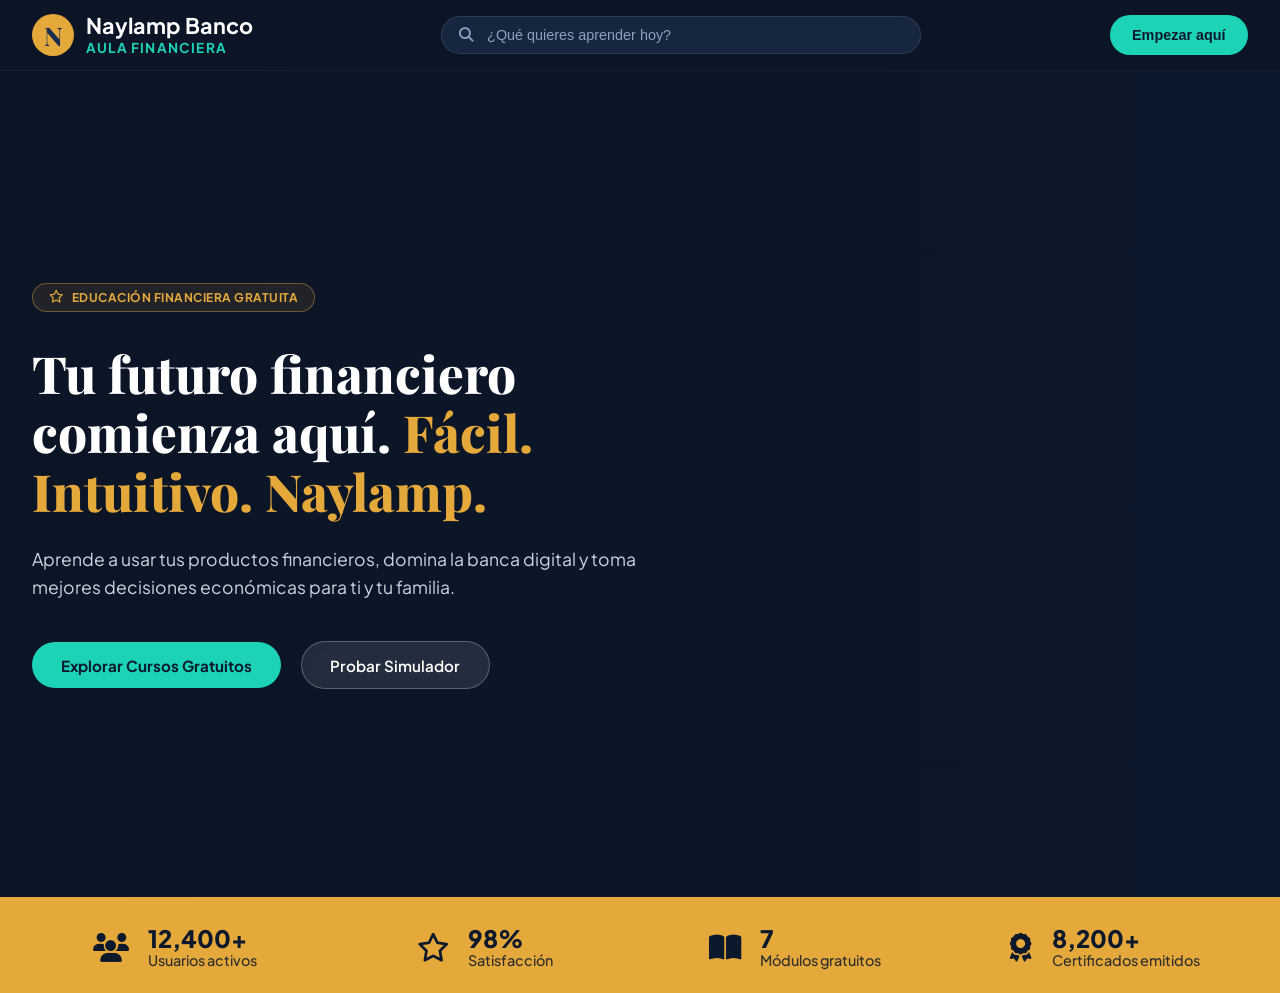
<file: index.html>
<!DOCTYPE html>
<html lang="es">
<head>
    <meta charset="UTF-8">
    <meta name="viewport" content="width=device-width, initial-scale=1.0">
    <title>Naylamp Banco - Aula Financiera</title>
    <!-- Fuentes de Google -->
    <link rel="preconnect" href="https://fonts.googleapis.com">
    <link rel="preconnect" href="https://fonts.gstatic.com" crossorigin>
    <link href="https://fonts.googleapis.com/css2?family=Plus+Jakarta+Sans:wght@400;500;600;700&family=Playfair+Display:wght@700;800&display=swap" rel="stylesheet">
    <!-- FontAwesome (Iconos) -->
    <link rel="stylesheet" href="https://cdnjs.cloudflare.com/ajax/libs/font-awesome/6.4.0/css/all.min.css">
    <link rel="stylesheet" href="styleIndex.css">
</head>
<body>

    <!-- Header / Navbar -->
    <header class="navbar">
        <div class="nav-container">
            <!-- Logo y Marca -->
            <div class="logo-section">
                <div class="logo-icon">
                          <span class="logo-n">N</span>
                </div> 
                <div class="logo-text">
                    <span class="brand-name">Naylamp Banco</span>
                    <span class="brand-tagline">AULA FINANCIERA</span>
                </div>
            </div>

            <!-- Barra de Búsqueda -->
            <div class="search-box">
                <i class="fa-solid fa-magnifying-glass search-icon"></i>
                <input type="text" placeholder="¿Qué quieres aprender hoy?">
            </div>

            <!-- Acciones de Usuario -->
            <div class="nav-actions">
                
                <button class="btn-primary" id="btnEmpezar">Empezar aquí</button>
            </div>
        </div>
    </header>

    <!-- Hero Section Principal -->
    <main class="hero">
        <div class="hero-overlay"></div>
        <div class="hero-container">
            <div class="hero-content">
                <!-- Etiqueta Insignia -->
                <div class="badge">
                    <i class="fa-regular fa-star badge-icon"></i>
                    <span>EDUCACIÓN FINANCIERA GRATUITA</span>
                </div>

                <!-- Título Principal -->
                <h1 class="hero-title">
                    Tu futuro financiero comienza aquí. <span class="highlight">Fácil. Intuitivo. Naylamp.</span>
                </h1>

                <!-- Subtítulo -->
                <p class="hero-subtitle">
                    Aprende a usar tus productos financieros, domina la banca digital y toma mejores decisiones económicas para ti y tu familia.
                </p>

                <!-- Botones de Acción -->
                <div class="hero-buttons">
                    <a href="modulo.html" class="btn-teal">Explorar Cursos Gratuitos</a>
                    <a href="simulador.html" class="btn-outline">Probar Simulador</a>
                </div>
            </div>
        </div>
        
        <!-- Barra de Acento Inferior -->
        <div class="bottom-accent-bar"></div>
    </main>
    <!-- Sección de Estadísticas -->
    <section class="stats-bar">
        <div class="stats-container">
            <div class="stat-item">
                <i class="fa-solid fa-users stat-icon"></i>
                <div class="stat-text">
                    <span class="stat-number">12,400+</span>
                    <span class="stat-label">Usuarios activos</span>
                </div>
            </div>
            <div class="stat-item">
                <i class="fa-regular fa-star stat-icon"></i>
                <div class="stat-text">
                    <span class="stat-number">98%</span>
                    <span class="stat-label">Satisfacción</span>
                </div>
            </div>
            <div class="stat-item">
                <i class="fa-solid fa-book-open stat-icon"></i>
                <div class="stat-text">
                    <span class="stat-number">7</span>
                    <span class="stat-label">Módulos gratuitos </span>
                </div>
            </div>
            <div class="stat-item">
                <i class="fa-solid fa-award stat-icon"></i>
                <div class="stat-text">
                    <span class="stat-number">8,200+</span>
                    <span class="stat-label">Certificados emitidos</span>
                </div>
            </div>
        </div>
    </section>
    <!-- Modal de Ingreso de Usuario -->
    <div id="loginModal" class="modal-overlay">
        <div class="modal-content">
            <span class="close-btn" id="closeModal">&times;</span>
            <div class="modal-header">
                <div class="modal-icon"><i class="fa-regular fa-user"></i></div>
                <h2>Tu Aula Financiera</h2>
                <p>Ingresa tu nombre para registrar tu progreso.</p>
            </div>
            <div class="modal-body">
                <div class="input-group">
                    <label for="userNameInput">Usuario</label>
                    <input type="text" id="userNameInput" placeholder="Tú usuario" autocomplete="off">
                </div>
                <div class="input-group">
                    <label for="userPasswordInput">Contraseña Web</label>
                    <input type="password" id="userPasswordInput" placeholder="••••••••">
                </div>
                <button id="saveUserBtn" class="btn-teal" style="width: 100%; margin-top: 1rem; padding: 0.85rem;">Ingresar a mi panel</button>
            </div>
        </div>
    </div>

    <!-- Script del index -->
    <script src="index.js"></script>
</body>

</body>
</html>
</file>
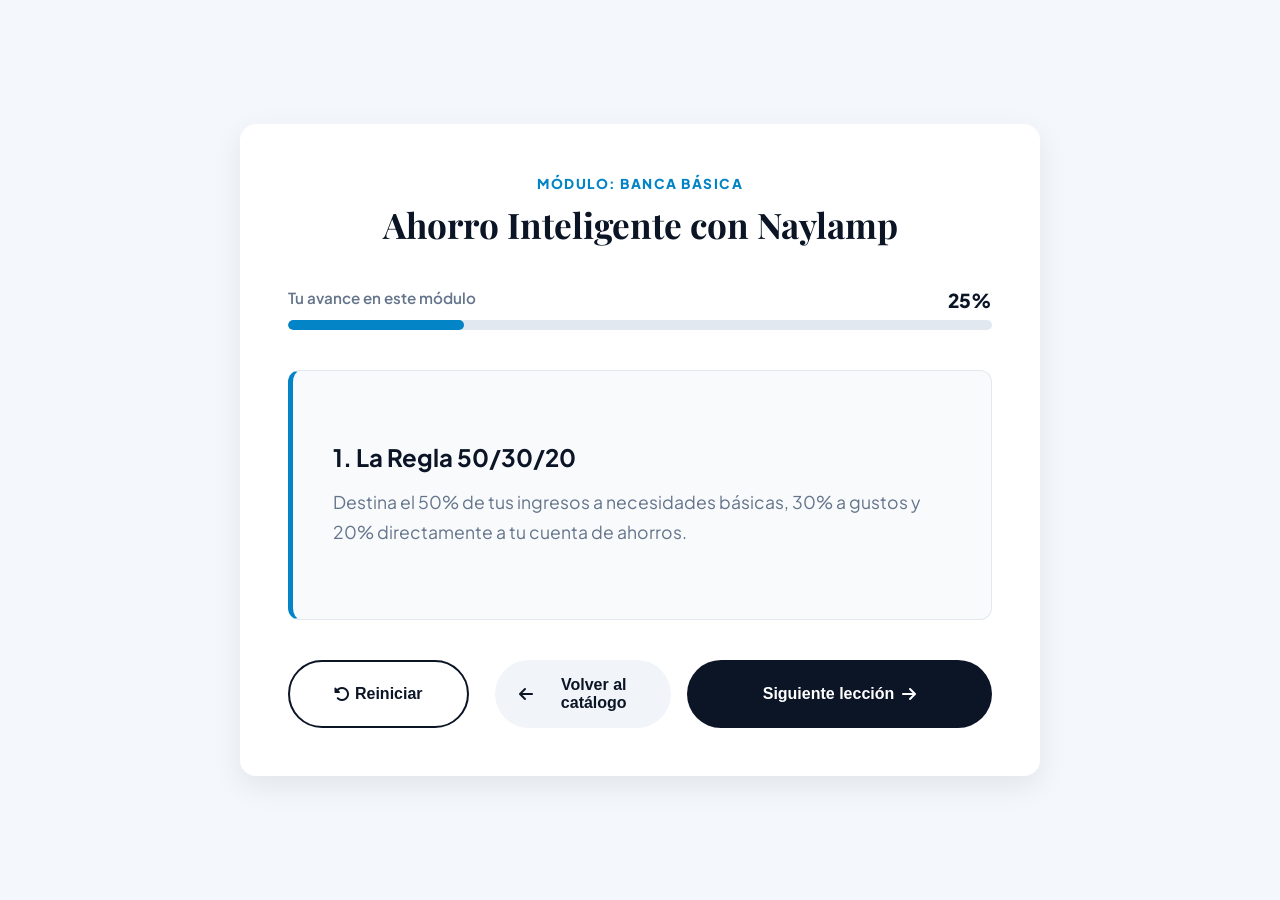
<file: curso-ahorro.html>
<!DOCTYPE html>
<html lang="es">
<head>
    <meta charset="UTF-8">
    <meta name="viewport" content="width=device-width, initial-scale=1.0">
    <title>Ahorro Inteligente con Naylamp - Banco Naylamp</title>
    <link rel="preconnect" href="https://fonts.googleapis.com">
    <link rel="preconnect" href="https://fonts.gstatic.com" crossorigin>
    <link href="https://fonts.googleapis.com/css2?family=Plus+Jakarta+Sans:wght@400;600;800&family=Playfair+Display:wght@700&display=swap" rel="stylesheet">
    <link rel="stylesheet" href="https://cdnjs.cloudflare.com/ajax/libs/font-awesome/6.4.0/css/all.min.css">
    <link rel="stylesheet" href="curso-ahorro.css">
</head>
<body>

    <div class="curso-wrapper">
        <div class="curso-container">
            
            <div class="curso-top">
                <span class="module-tag">MÓDULO: Banca Básica</span>
                <h1 id="cursoTitle">Ahorro Inteligente con Naylamp</h1>
            </div>

            <div class="progress-labels">
                <span>Tu avance en este módulo</span>
                <strong id="cursoPct">0%</strong>
            </div>
            <div class="progress-track">
                <div class="progress-fill" id="cursoBar" style="width: 0%;"></div>
            </div>

            <div class="slide-content" id="slideBox">
                <h2 id="slideTitle">Cargando contenido...</h2>
                <p id="slideText">Por favor, espera un momento mientras preparamos tu aula interactiva.</p>
            </div>

            <div class="leccion-actions">
                <button id="btnVolver" class="btn btn-light"><i class="fa-solid fa-arrow-left"></i> Volver al catálogo</button>
                <button id="btnAvanzar" class="btn btn-brand">Siguiente lección <i class="fa-solid fa-arrow-right"></i></button>
            </div>

        </div>
    </div>

    <script src="curso-ahorro.js"></script>
</body>
</html>
</file>
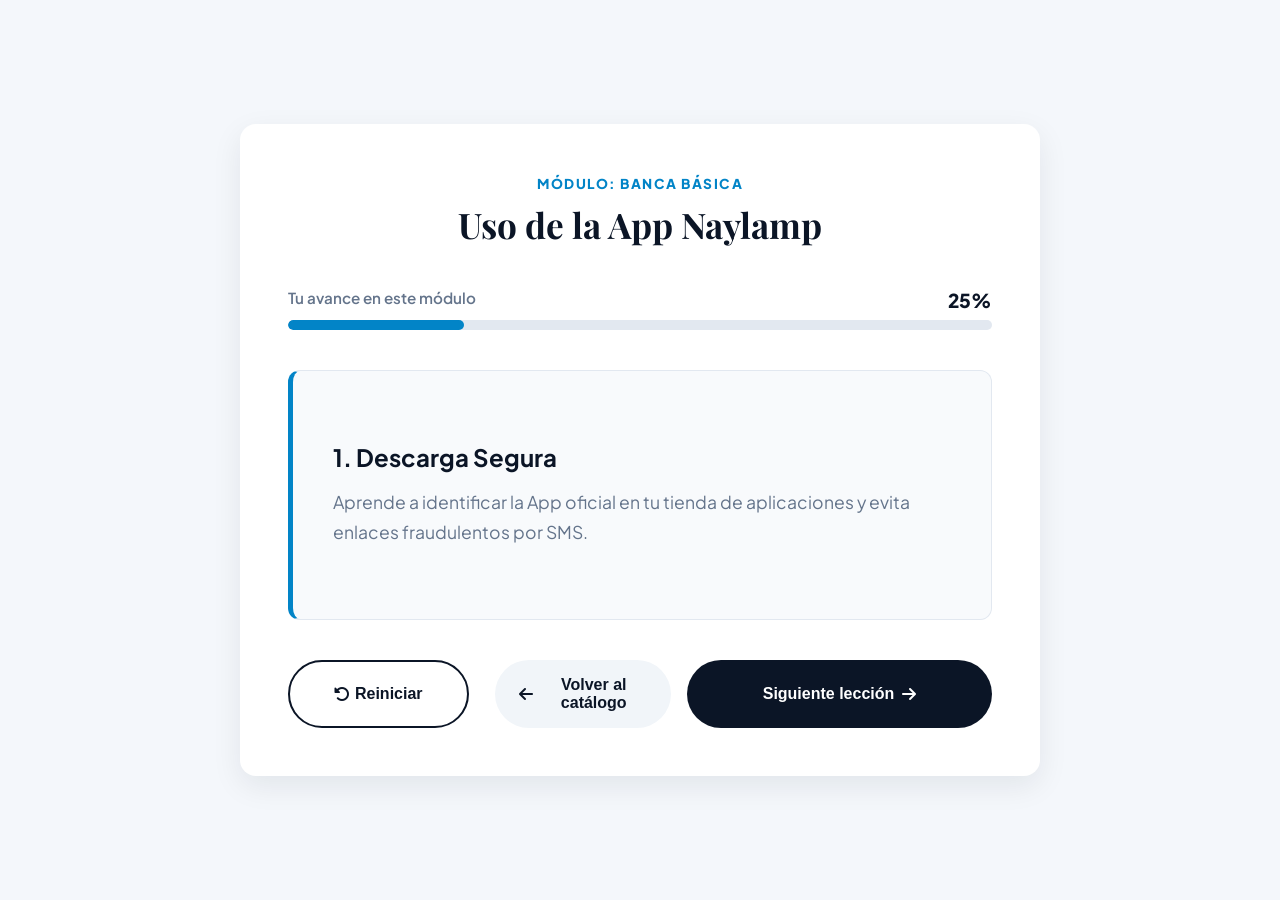
<file: curso-app.html>
<!DOCTYPE html>
<html lang="es">
<head>
    <meta charset="UTF-8">
    <meta name="viewport" content="width=device-width, initial-scale=1.0">
    <title>Uso de la App Naylamp - Banco Naylamp</title>
    <link rel="preconnect" href="https://fonts.googleapis.com">
    <link rel="preconnect" href="https://fonts.gstatic.com" crossorigin>
    <link href="https://fonts.googleapis.com/css2?family=Plus+Jakarta+Sans:wght@400;600;800&family=Playfair+Display:wght@700&display=swap" rel="stylesheet">
    <link rel="stylesheet" href="https://cdnjs.cloudflare.com/ajax/libs/font-awesome/6.4.0/css/all.min.css">
    <link rel="stylesheet" href="curso-app.css">
</head>
<body>

    <div class="curso-wrapper">
        <div class="curso-container">
            
            <div class="curso-top">
                <span class="module-tag">MÓDULO: Banca Básica</span>
                <h1 id="cursoTitle">Uso de la App Naylamp</h1>
            </div>

            <div class="progress-labels">
                <span>Tu avance en este módulo</span>
                <strong id="cursoPct">0%</strong>
            </div>
            <div class="progress-track">
                <div class="progress-fill" id="cursoBar" style="width: 0%;"></div>
            </div>

            <div class="slide-content" id="slideBox">
                <h2 id="slideTitle">Cargando contenido...</h2>
                <p id="slideText">Por favor, espera un momento mientras preparamos tu aula interactiva.</p>
            </div>

            <div class="leccion-actions">
                <button id="btnVolver" class="btn btn-light"><i class="fa-solid fa-arrow-left"></i> Volver al catálogo</button>
                <button id="btnAvanzar" class="btn btn-brand">Siguiente lección <i class="fa-solid fa-arrow-right"></i></button>
            </div>

        </div>
    </div>

    <script src="curso-app.js"></script>
</body>
</html>
</file>
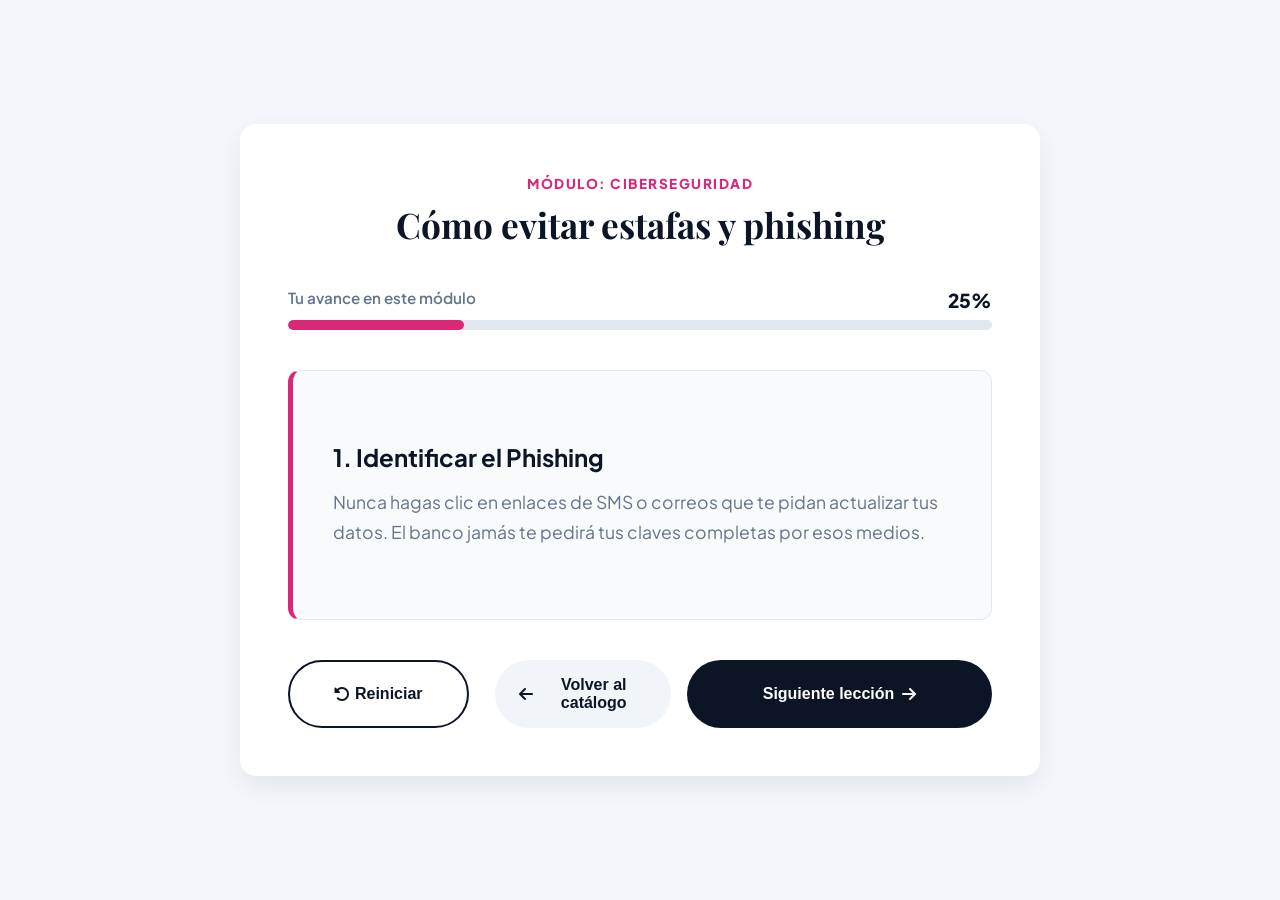
<file: curso-ciberseguridad.html>
<!DOCTYPE html>
<html lang="es">
<head>
    <meta charset="UTF-8">
    <meta name="viewport" content="width=device-width, initial-scale=1.0">
    <title>Cómo evitar estafas y phishing - Banco Naylamp</title>
    <!-- Google Fonts -->
    <link rel="preconnect" href="https://fonts.googleapis.com">
    <link rel="preconnect" href="https://fonts.gstatic.com" crossorigin>
    <link href="https://fonts.googleapis.com/css2?family=Plus+Jakarta+Sans:wght@400;600;800&family=Playfair+Display:wght@700&display=swap" rel="stylesheet">
    <!-- Iconos -->
    <link rel="stylesheet" href="https://cdnjs.cloudflare.com/ajax/libs/font-awesome/6.4.0/css/all.min.css">
    <!-- Estilos Únicos del Módulo -->
    <link rel="stylesheet" href="curso-ciberseguridad.css">
</head>
<body>

    <div class="curso-wrapper">
        <div class="curso-container">
            
            <!-- Cabecera -->
            <div class="curso-top">
                <span class="module-tag">MÓDULO: Ciberseguridad</span>
                <h1 id="cursoTitle">Cómo evitar estafas y phishing</h1>
            </div>

            <!-- Barra de Progreso del Módulo -->
            <div class="progress-labels">
                <span>Tu avance en este módulo</span>
                <strong id="cursoPct">0%</strong>
            </div>
            <div class="progress-track">
                <div class="progress-fill" id="cursoBar" style="width: 0%;"></div>
            </div>

            <!-- Caja Interactiva de Lectura -->
            <div class="slide-content" id="slideBox">
                <h2 id="slideTitle">Cargando contenido...</h2>
                <p id="slideText">Por favor, espera un momento mientras preparamos tu aula interactiva.</p>
            </div>

            <!-- Botones de Acción -->
            <div class="leccion-actions">
                <button id="btnVolver" class="btn btn-light"><i class="fa-solid fa-arrow-left"></i> Volver al catálogo</button>
                <button id="btnAvanzar" class="btn btn-brand">Siguiente lección <i class="fa-solid fa-arrow-right"></i></button>
            </div>

        </div>
    </div>

    <!-- Scripts -->
    <script src="curso-ciberseguridad.js"></script>
</body>
</html>
</file>
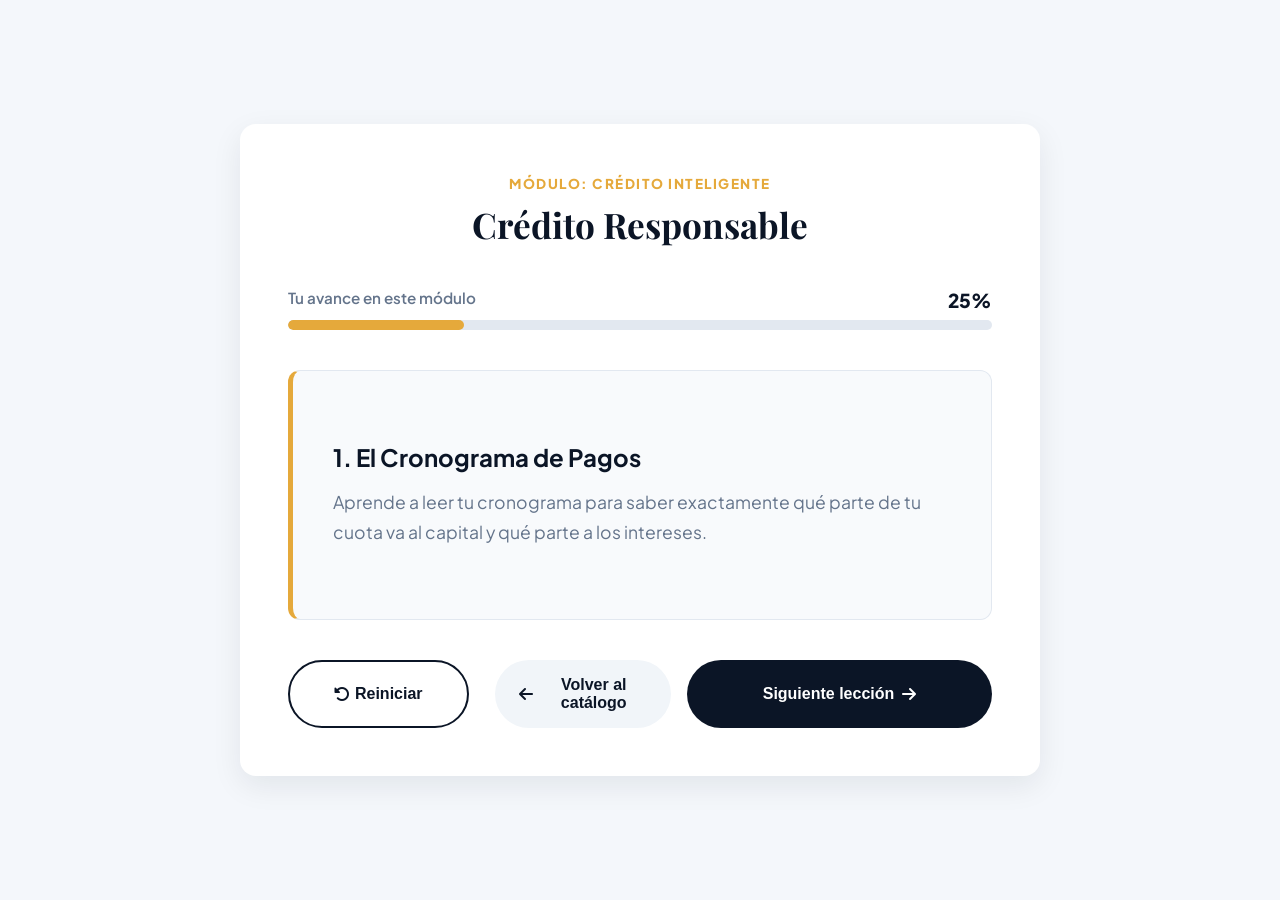
<file: curso-credito.html>
<!DOCTYPE html>
<html lang="es">
<head>
    <meta charset="UTF-8">
    <meta name="viewport" content="width=device-width, initial-scale=1.0">
    <title>Crédito Responsable - Banco Naylamp</title>
    <link rel="preconnect" href="https://fonts.googleapis.com">
    <link rel="preconnect" href="https://fonts.gstatic.com" crossorigin>
    <link href="https://fonts.googleapis.com/css2?family=Plus+Jakarta+Sans:wght@400;600;800&family=Playfair+Display:wght@700&display=swap" rel="stylesheet">
    <link rel="stylesheet" href="https://cdnjs.cloudflare.com/ajax/libs/font-awesome/6.4.0/css/all.min.css">
    <link rel="stylesheet" href="curso-credito.css">
</head>
<body>

    <div class="curso-wrapper">
        <div class="curso-container">
            
            <div class="curso-top">
                <span class="module-tag">MÓDULO: Crédito Inteligente</span>
                <h1 id="cursoTitle">Crédito Responsable</h1>
            </div>

            <div class="progress-labels">
                <span>Tu avance en este módulo</span>
                <strong id="cursoPct">0%</strong>
            </div>
            <div class="progress-track">
                <div class="progress-fill" id="cursoBar" style="width: 0%;"></div>
            </div>

            <div class="slide-content" id="slideBox">
                <h2 id="slideTitle">Cargando contenido...</h2>
                <p id="slideText">Por favor, espera un momento mientras preparamos tu aula interactiva.</p>
            </div>

            <div class="leccion-actions">
                <button id="btnVolver" class="btn btn-light"><i class="fa-solid fa-arrow-left"></i> Volver al catálogo</button>
                <button id="btnAvanzar" class="btn btn-brand">Siguiente lección <i class="fa-solid fa-arrow-right"></i></button>
            </div>

        </div>
    </div>

    <script src="curso-credito.js"></script>
</body>
</html>
</file>
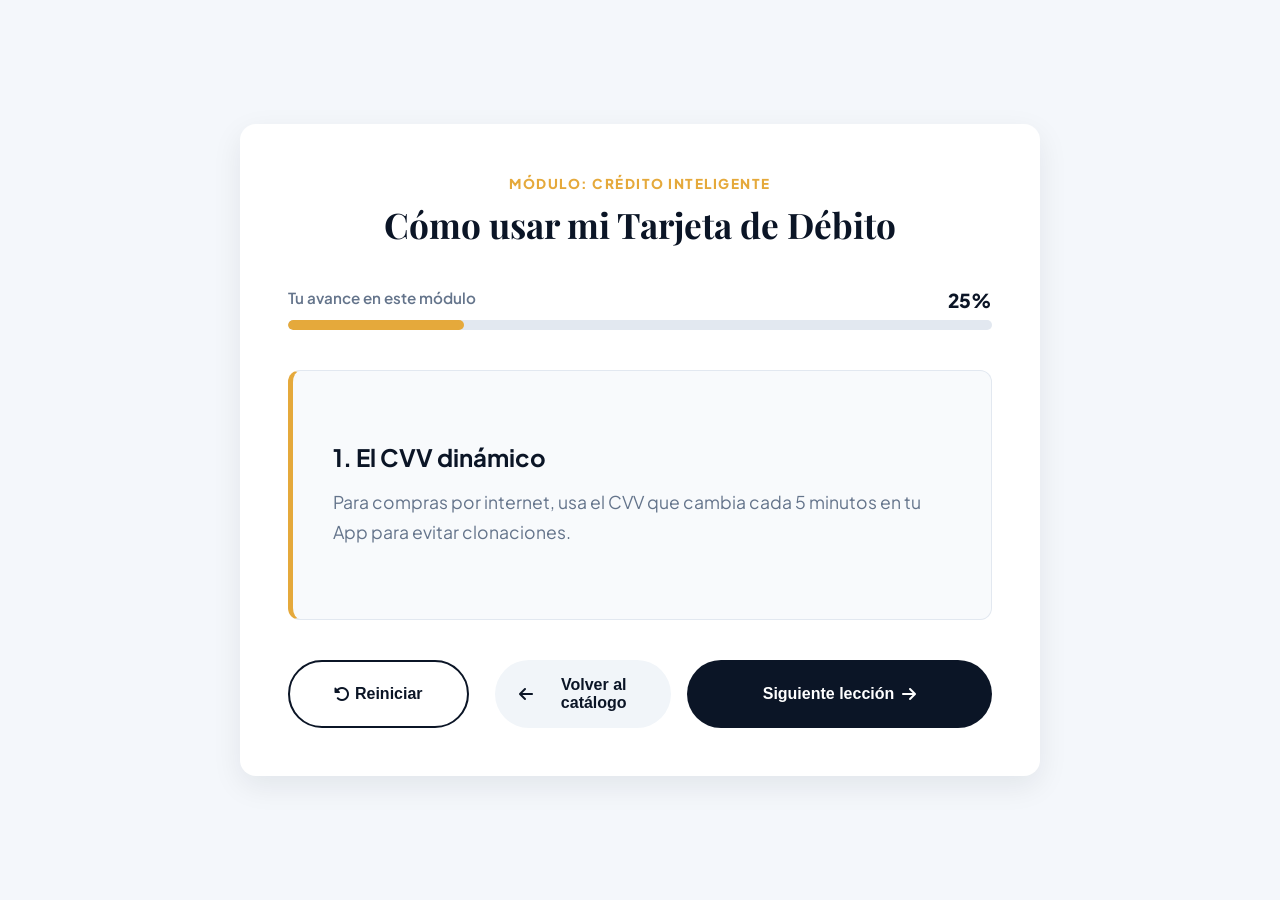
<file: curso-debito.html>
<!DOCTYPE html>
<html lang="es">
<head>
    <meta charset="UTF-8">
    <meta name="viewport" content="width=device-width, initial-scale=1.0">
    <title>Cómo usar mi Tarjeta de Débito - Banco Naylamp</title>
    <link rel="preconnect" href="https://fonts.googleapis.com">
    <link rel="preconnect" href="https://fonts.gstatic.com" crossorigin>
    <link href="https://fonts.googleapis.com/css2?family=Plus+Jakarta+Sans:wght@400;600;800&family=Playfair+Display:wght@700&display=swap" rel="stylesheet">
    <link rel="stylesheet" href="https://cdnjs.cloudflare.com/ajax/libs/font-awesome/6.4.0/css/all.min.css">
    <link rel="stylesheet" href="curso-debito.css">
</head>
<body>

    <div class="curso-wrapper">
        <div class="curso-container">
            
            <div class="curso-top">
                <span class="module-tag">MÓDULO: Crédito Inteligente</span>
                <h1 id="cursoTitle">Cómo usar mi Tarjeta de Débito</h1>
            </div>

            <div class="progress-labels">
                <span>Tu avance en este módulo</span>
                <strong id="cursoPct">0%</strong>
            </div>
            <div class="progress-track">
                <div class="progress-fill" id="cursoBar" style="width: 0%;"></div>
            </div>

            <div class="slide-content" id="slideBox">
                <h2 id="slideTitle">Cargando contenido...</h2>
                <p id="slideText">Por favor, espera un momento mientras preparamos tu aula interactiva.</p>
            </div>

            <div class="leccion-actions">
                <button id="btnVolver" class="btn btn-light"><i class="fa-solid fa-arrow-left"></i> Volver al catálogo</button>
                <button id="btnAvanzar" class="btn btn-brand">Siguiente lección <i class="fa-solid fa-arrow-right"></i></button>
            </div>

        </div>
    </div>

    <script src="curso-debito.js"></script>
</body>
</html>
</file>
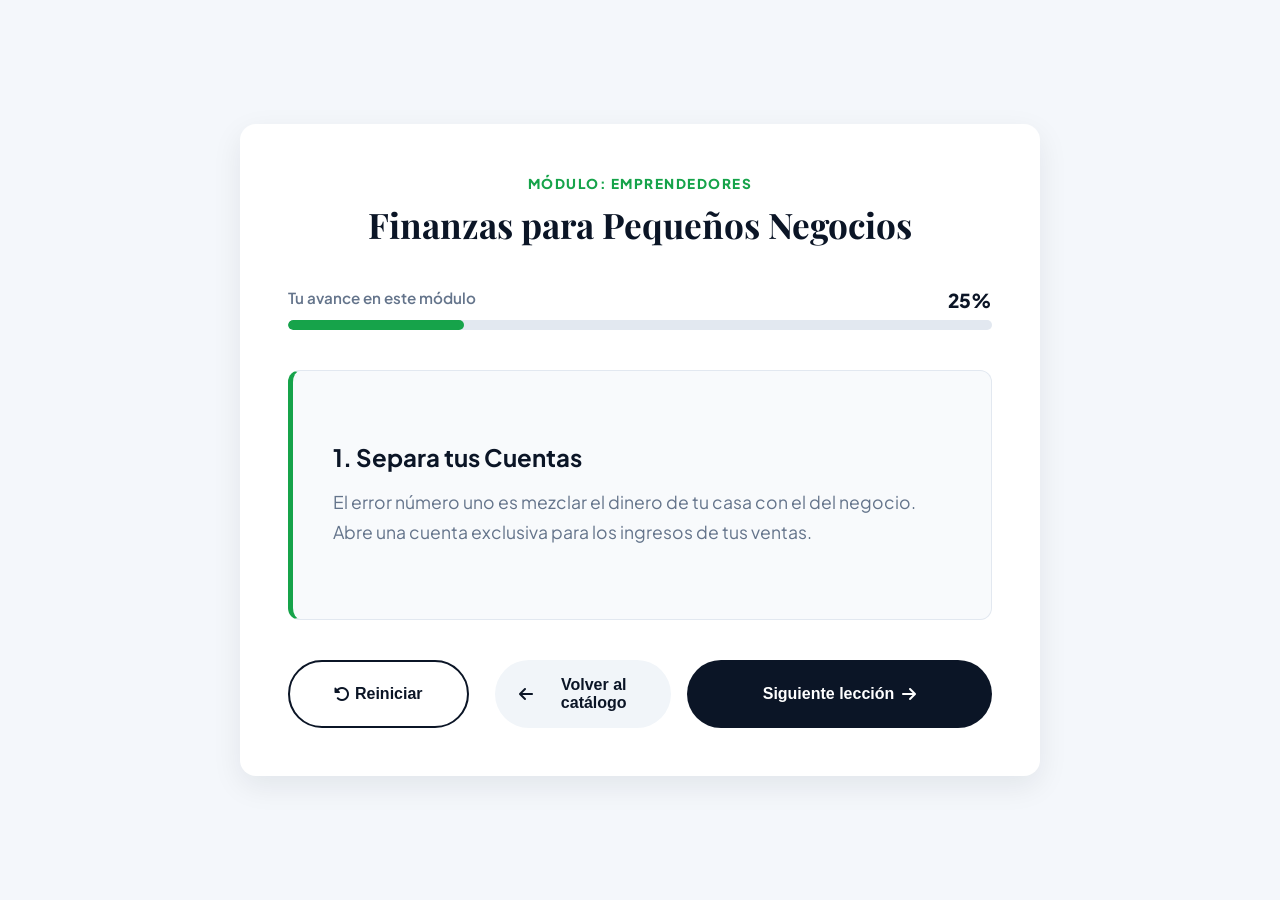
<file: curso-emprendedores.html>
<!DOCTYPE html>
<html lang="es">
<head>
    <meta charset="UTF-8">
    <meta name="viewport" content="width=device-width, initial-scale=1.0">
    <title>Finanzas para Pequeños Negocios - Banco Naylamp</title>
    <!-- Google Fonts -->
    <link rel="preconnect" href="https://fonts.googleapis.com">
    <link rel="preconnect" href="https://fonts.gstatic.com" crossorigin>
    <link href="https://fonts.googleapis.com/css2?family=Plus+Jakarta+Sans:wght@400;600;800&family=Playfair+Display:wght@700&display=swap" rel="stylesheet">
    <!-- Iconos -->
    <link rel="stylesheet" href="https://cdnjs.cloudflare.com/ajax/libs/font-awesome/6.4.0/css/all.min.css">
    <!-- Estilos Únicos del Módulo -->
    <link rel="stylesheet" href="curso-emprendedores.css">
</head>
<body>

    <div class="curso-wrapper">
        <div class="curso-container">
            
            <!-- Cabecera -->
            <div class="curso-top">
                <span class="module-tag">MÓDULO: Emprendedores</span>
                <h1 id="cursoTitle">Finanzas para Pequeños Negocios</h1>
            </div>

            <!-- Barra de Progreso del Módulo -->
            <div class="progress-labels">
                <span>Tu avance en este módulo</span>
                <strong id="cursoPct">0%</strong>
            </div>
            <div class="progress-track">
                <div class="progress-fill" id="cursoBar" style="width: 0%;"></div>
            </div>

            <!-- Caja Interactiva de Lectura -->
            <div class="slide-content" id="slideBox">
                <h2 id="slideTitle">Cargando contenido...</h2>
                <p id="slideText">Por favor, espera un momento mientras preparamos tu aula interactiva.</p>
            </div>

            <!-- Botones de Acción -->
            <div class="leccion-actions">
                <button id="btnVolver" class="btn btn-light"><i class="fa-solid fa-arrow-left"></i> Volver al catálogo</button>
                <button id="btnAvanzar" class="btn btn-brand">Siguiente lección <i class="fa-solid fa-arrow-right"></i></button>
            </div>

        </div>
    </div>

    <!-- Scripts -->
    <script src="curso-emprendedores.js"></script>
</body>
</html>
</file>
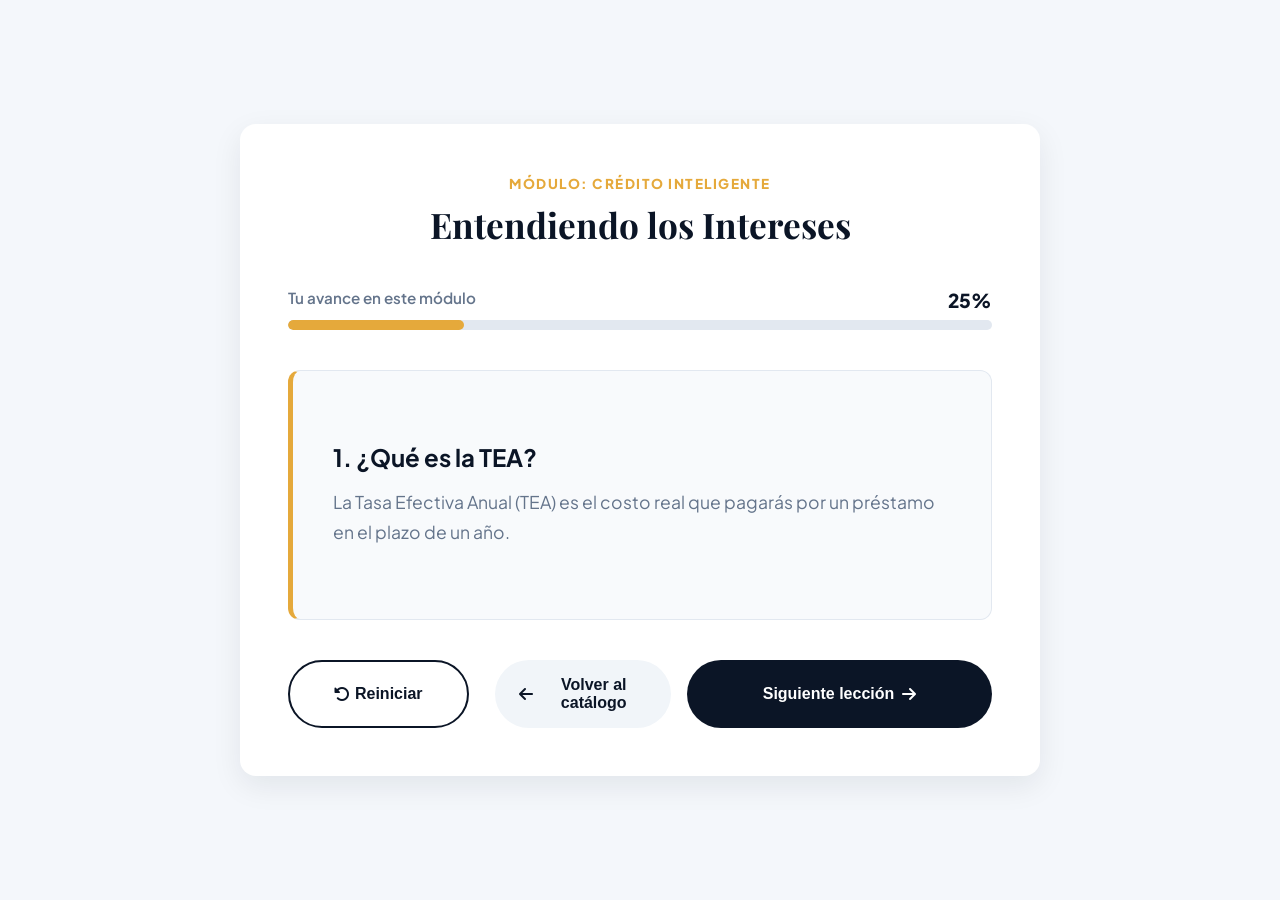
<file: curso-intereses.html>
<!DOCTYPE html>
<html lang="es">
<head>
    <meta charset="UTF-8">
    <meta name="viewport" content="width=device-width, initial-scale=1.0">
    <title>Entendiendo los Intereses - Banco Naylamp</title>
    <link rel="preconnect" href="https://fonts.googleapis.com">
    <link rel="preconnect" href="https://fonts.gstatic.com" crossorigin>
    <link href="https://fonts.googleapis.com/css2?family=Plus+Jakarta+Sans:wght@400;600;800&family=Playfair+Display:wght@700&display=swap" rel="stylesheet">
    <link rel="stylesheet" href="https://cdnjs.cloudflare.com/ajax/libs/font-awesome/6.4.0/css/all.min.css">
    <link rel="stylesheet" href="curso-intereses.css">
</head>
<body>

    <div class="curso-wrapper">
        <div class="curso-container">
            
            <div class="curso-top">
                <span class="module-tag">MÓDULO: Crédito Inteligente</span>
                <h1 id="cursoTitle">Entendiendo los Intereses</h1>
            </div>

            <div class="progress-labels">
                <span>Tu avance en este módulo</span>
                <strong id="cursoPct">0%</strong>
            </div>
            <div class="progress-track">
                <div class="progress-fill" id="cursoBar" style="width: 0%;"></div>
            </div>

            <div class="slide-content" id="slideBox">
                <h2 id="slideTitle">Cargando contenido...</h2>
                <p id="slideText">Por favor, espera un momento mientras preparamos tu aula interactiva.</p>
            </div>

            <div class="leccion-actions">
                <button id="btnVolver" class="btn btn-light"><i class="fa-solid fa-arrow-left"></i> Volver al catálogo</button>
                <button id="btnAvanzar" class="btn btn-brand">Siguiente lección <i class="fa-solid fa-arrow-right"></i></button>
            </div>

        </div>
    </div>

    <script src="curso-intereses.js"></script>
</body>
</html>
</file>
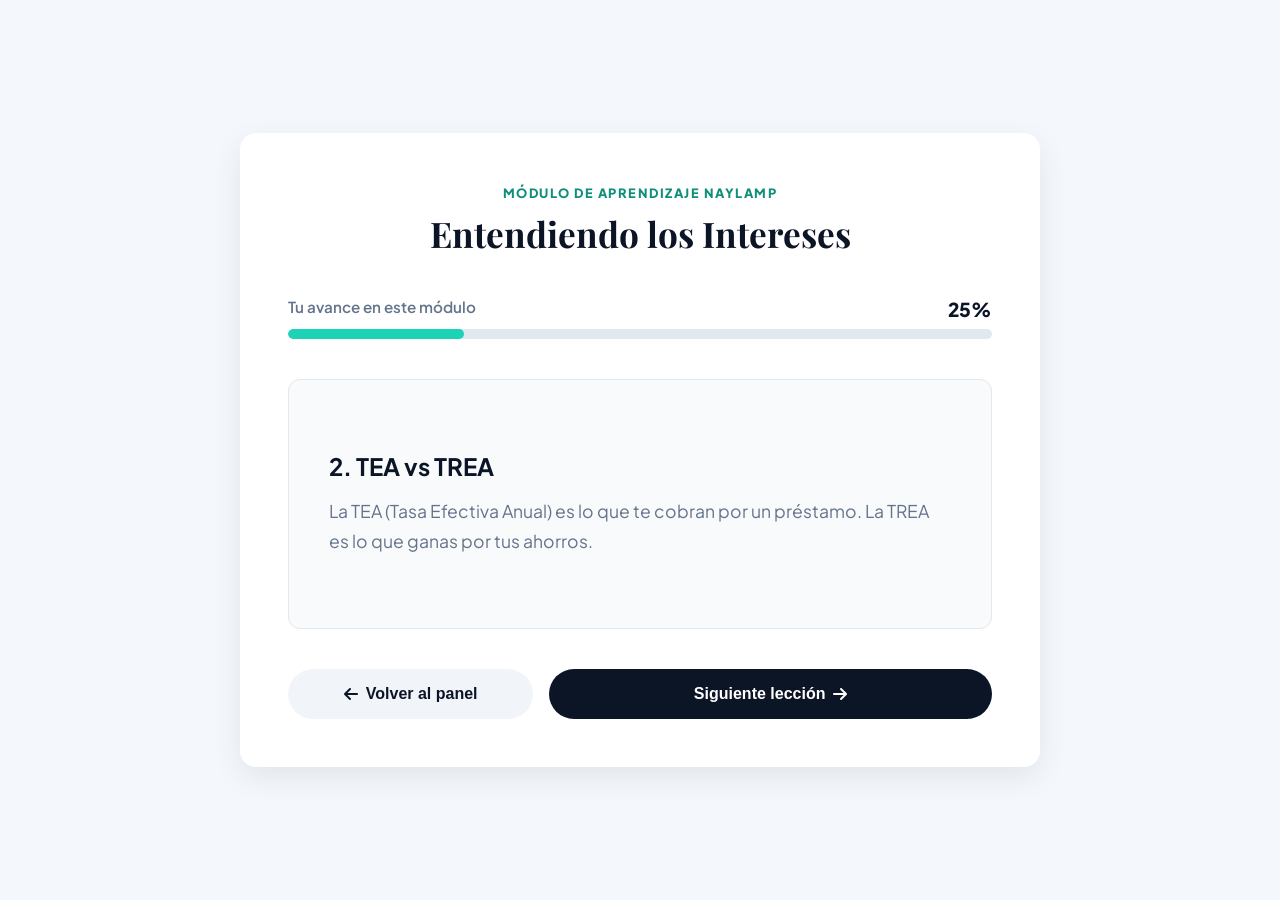
<file: curso.html>
<!DOCTYPE html>
<html lang="es">
<head>
    <meta charset="UTF-8">
    <meta name="viewport" content="width=device-width, initial-scale=1.0">
    <title>Aula Interactiva - Banco Naylamp</title>
    <!-- Google Fonts -->
    <link rel="preconnect" href="https://fonts.googleapis.com">
    <link rel="preconnect" href="https://fonts.gstatic.com" crossorigin>
    <link href="https://fonts.googleapis.com/css2?family=Plus+Jakarta+Sans:wght@400;600;800&family=Playfair+Display:wght@700&display=swap" rel="stylesheet">
    <!-- Iconos -->
    <link rel="stylesheet" href="https://cdnjs.cloudflare.com/ajax/libs/font-awesome/6.4.0/css/all.min.css">
    <!-- Estilos -->
    <link rel="stylesheet" href="curso.css">
</head>
<body>

    <div class="curso-wrapper">
        <div class="curso-container">
            
            <!-- Cabecera -->
            <div class="curso-top">
                <span class="module-tag">MÓDULO DE APRENDIZAJE NAYLAMP</span>
                <h1 id="cursoTitle">Cargando lección...</h1>
            </div>

            <!-- Barra de Progreso del Módulo -->
            <div class="progress-labels">
                <span>Tu avance en este módulo</span>
                <strong id="cursoPct">0%</strong>
            </div>
            <div class="progress-track">
                <div class="progress-fill" id="cursoBar" style="width: 0%;"></div>
            </div>

            <!-- Caja Interactiva de Lectura -->
            <div class="slide-content" id="slideBox">
                <h2 id="slideTitle">Cargando contenido...</h2>
                <p id="slideText">Por favor, espera un momento mientras preparamos tu aula interactiva.</p>
            </div>

            <!-- Botones de Acción -->
            <div class="leccion-actions">
                <button id="btnVolver" class="btn btn-light"><i class="fa-solid fa-arrow-left"></i> Volver al panel</button>
                <button id="btnAvanzar" class="btn btn-navy">Siguiente lección <i class="fa-solid fa-arrow-right"></i></button>
            </div>

        </div>
    </div>

    <!-- Scripts -->
    <script src="curso.js"></script>
</body>
</html>
</file>
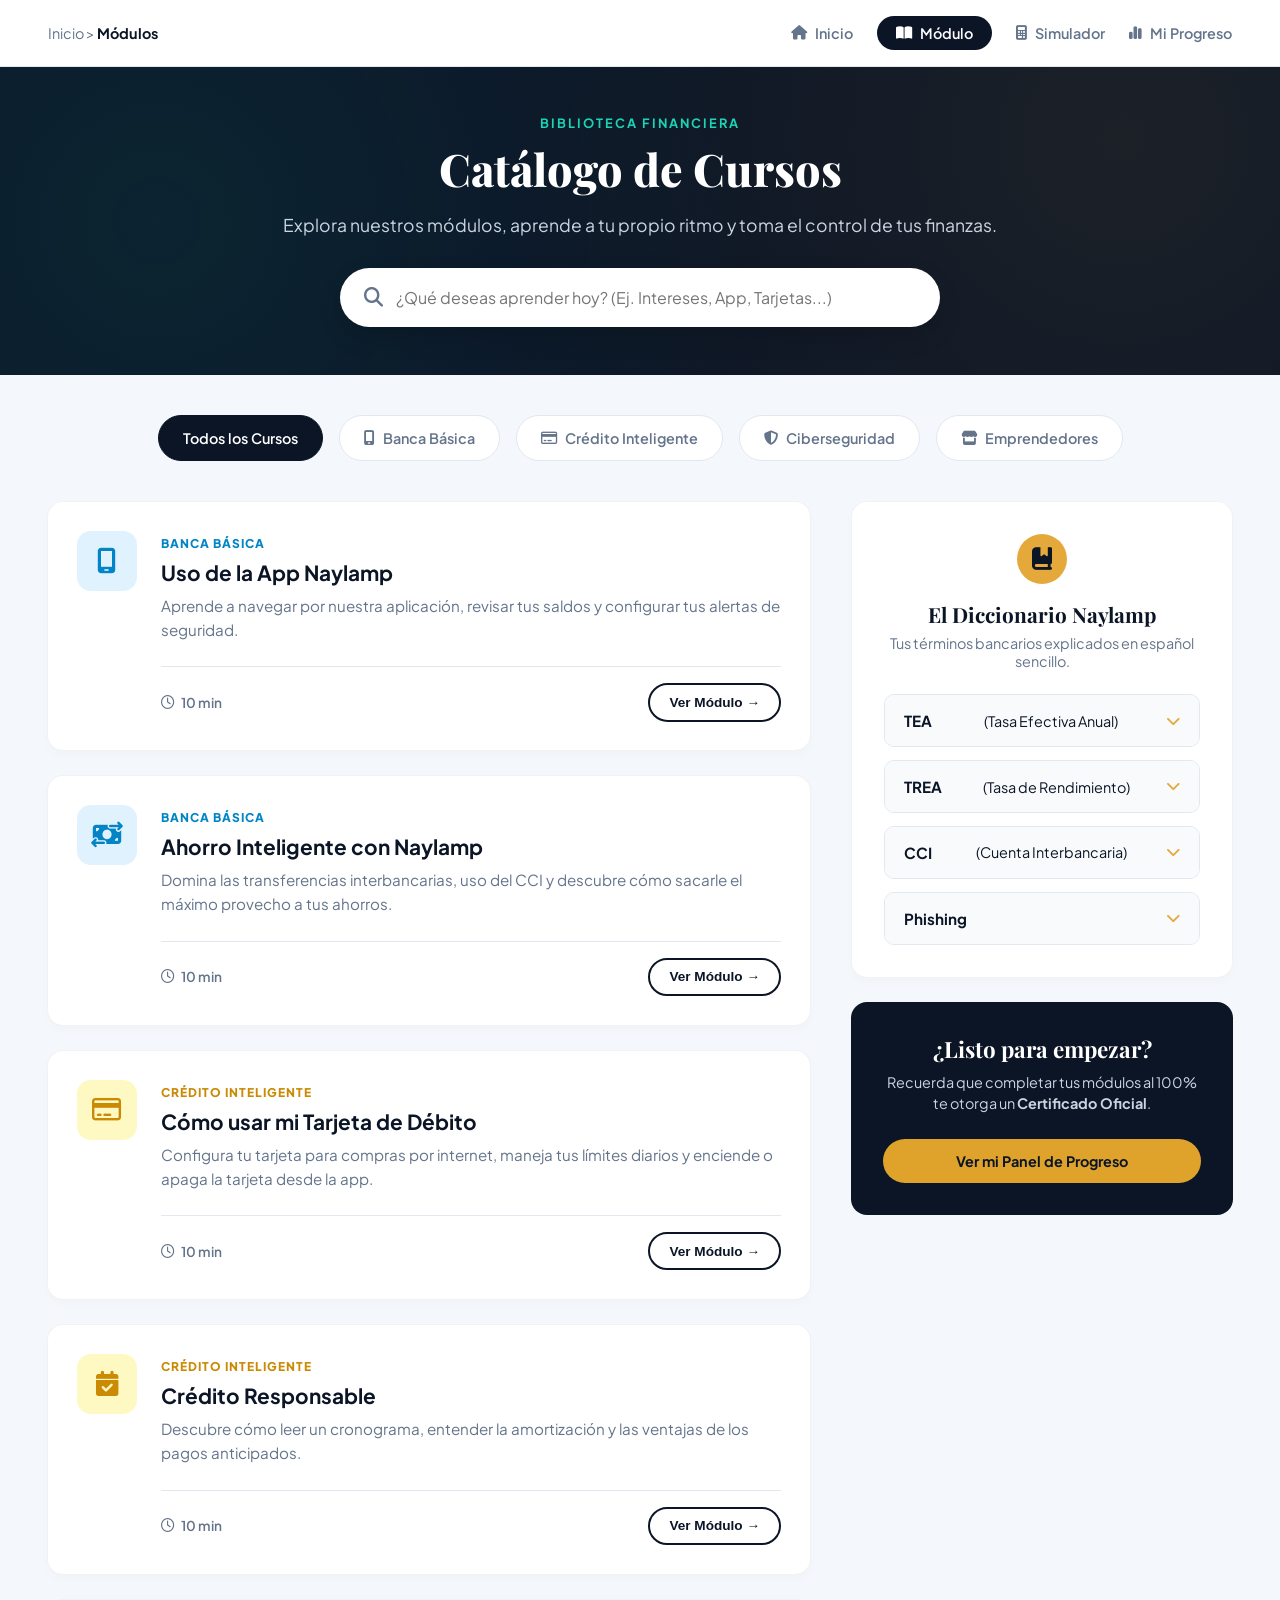
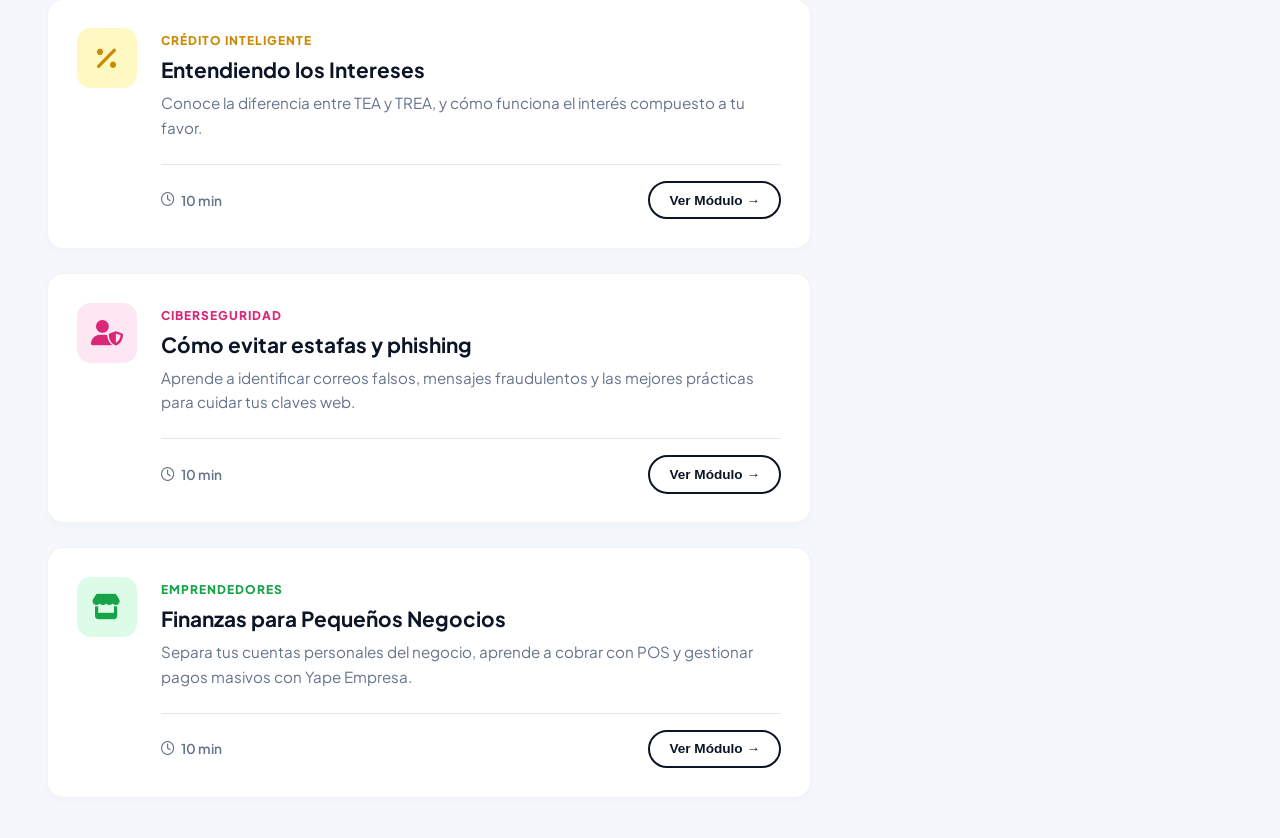
<file: modulo.html>
<!DOCTYPE html>
<html lang="es">
<head>
    <meta charset="UTF-8">
    <meta name="viewport" content="width=device-width, initial-scale=1.0">
    <title>Catálogo de Módulos - Banco Naylamp</title>
    <link rel="preconnect" href="https://fonts.googleapis.com">
    <link rel="preconnect" href="https://fonts.gstatic.com" crossorigin>
    <link href="https://fonts.googleapis.com/css2?family=Plus+Jakarta+Sans:wght@400;500;600;700;800&family=Playfair+Display:wght@700;800&display=swap" rel="stylesheet">
    <link rel="stylesheet" href="https://cdnjs.cloudflare.com/ajax/libs/font-awesome/6.4.0/css/all.min.css">
    <link rel="stylesheet" href="modulo.css">
</head>
<body>

    <nav class="dash-nav">
        <div class="breadcrumb">
            <span>Inicio</span> &gt; <strong>Módulos</strong>
        </div>
        <div class="nav-links">
            <a href="index.html"><i class="fa-solid fa-house"></i> Inicio</a>
            <a href="modulo.html" class="active-pill"><i class="fa-solid fa-book-open"></i> Módulo</a>
            <a href="simulador.html"><i class="fa-solid fa-calculator"></i> Simulador</a>
            <a href="progreso.html"><i class="fa-solid fa-chart-simple"></i> Mi Progreso</a>
        </div>
    </nav>

    <header class="catalog-header">
        <div class="header-content">
            <span class="module-tag">BIBLIOTECA FINANCIERA</span>
            <h1>Catálogo de Cursos</h1>
            <p>Explora nuestros módulos, aprende a tu propio ritmo y toma el control de tus finanzas.</p>
            
            <div class="search-bar">
                <i class="fa-solid fa-magnifying-glass search-icon"></i>
                <input type="text" id="searchInput" placeholder="¿Qué deseas aprender hoy? (Ej. Intereses, App, Tarjetas...)">
            </div>
        </div>
    </header>

    <main class="catalog-main">
        
        <div class="filter-container">
            <button class="filter-btn active" data-filter="todos">Todos los Cursos</button>
            <button class="filter-btn" data-filter="basica"><i class="fa-solid fa-mobile-screen"></i> Banca Básica</button>
            <button class="filter-btn" data-filter="credito"><i class="fa-regular fa-credit-card"></i> Crédito Inteligente</button>
            <button class="filter-btn" data-filter="ciberseguridad"><i class="fa-solid fa-shield-halved"></i> Ciberseguridad</button>
            <button class="filter-btn" data-filter="emprendedores"><i class="fa-solid fa-store"></i> Emprendedores</button>
        </div>

        <div class="catalog-grid">
            
            <div class="courses-list" id="coursesList">
                
                <!-- Curso: App -->
                <div class="catalog-card" data-category="basica">
                    <div class="card-icon basica-icon"><i class="fa-solid fa-mobile-screen"></i></div>
                    <div class="card-content">
                        <span class="cat-label cat-basica">Banca Básica</span>
                        <h3>Uso de la App Naylamp</h3>
                        <p>Aprende a navegar por nuestra aplicación, revisar tus saldos y configurar tus alertas de seguridad.</p>
                        <div class="card-bottom">
                            <span class="course-time"><i class="fa-regular fa-clock"></i> 10 min</span>
                            <button class="btn-outline-navy" data-id="app">Ver Módulo &rarr;</button>
                        </div>
                    </div>
                </div>

                <!-- Curso: Ahorro -->
                <div class="catalog-card" data-category="basica">
                    <div class="card-icon basica-icon"><i class="fa-solid fa-money-bill-transfer"></i></div>
                    <div class="card-content">
                        <span class="cat-label cat-basica">Banca Básica</span>
                        <h3>Ahorro Inteligente con Naylamp</h3>
                        <p>Domina las transferencias interbancarias, uso del CCI y descubre cómo sacarle el máximo provecho a tus ahorros.</p>
                        <div class="card-bottom">
                            <span class="course-time"><i class="fa-regular fa-clock"></i> 10 min</span>
                            <button class="btn-outline-navy" data-id="ahorro">Ver Módulo &rarr;</button>
                        </div>
                    </div>
                </div>

                <!-- Curso: Débito -->
                <div class="catalog-card" data-category="credito">
                    <div class="card-icon credito-icon"><i class="fa-regular fa-credit-card"></i></div>
                    <div class="card-content">
                        <span class="cat-label cat-credito">Crédito Inteligente</span>
                        <h3>Cómo usar mi Tarjeta de Débito</h3>
                        <p>Configura tu tarjeta para compras por internet, maneja tus límites diarios y enciende o apaga la tarjeta desde la app.</p>
                        <div class="card-bottom">
                            <span class="course-time"><i class="fa-regular fa-clock"></i> 10 min</span>
                            <button class="btn-outline-navy" data-id="debito">Ver Módulo &rarr;</button>
                        </div>
                    </div>
                </div>

                <!-- Curso: Crédito -->
                <div class="catalog-card" data-category="credito">
                    <div class="card-icon credito-icon"><i class="fa-solid fa-calendar-check"></i></div>
                    <div class="card-content">
                        <span class="cat-label cat-credito">Crédito Inteligente</span>
                        <h3>Crédito Responsable</h3>
                        <p>Descubre cómo leer un cronograma, entender la amortización y las ventajas de los pagos anticipados.</p>
                        <div class="card-bottom">
                            <span class="course-time"><i class="fa-regular fa-clock"></i> 10 min</span>
                            <button class="btn-outline-navy" data-id="credito">Ver Módulo &rarr;</button>
                        </div>
                    </div>
                </div>

                <!-- Curso: Intereses -->
                <div class="catalog-card" data-category="credito">
                    <div class="card-icon credito-icon"><i class="fa-solid fa-percent"></i></div>
                    <div class="card-content">
                        <span class="cat-label cat-credito">Crédito Inteligente</span>
                        <h3>Entendiendo los Intereses</h3>
                        <p>Conoce la diferencia entre TEA y TREA, y cómo funciona el interés compuesto a tu favor.</p>
                        <div class="card-bottom">
                            <span class="course-time"><i class="fa-regular fa-clock"></i> 10 min</span>
                            <button class="btn-outline-navy" data-id="intereses">Ver Módulo &rarr;</button>
                        </div>
                    </div>
                </div>

                <!-- Curso: Ciberseguridad -->
                <div class="catalog-card" data-category="ciberseguridad">
                    <div class="card-icon ciber-icon"><i class="fa-solid fa-user-shield"></i></div>
                    <div class="card-content">
                        <span class="cat-label cat-ciber">Ciberseguridad</span>
                        <h3>Cómo evitar estafas y phishing</h3>
                        <p>Aprende a identificar correos falsos, mensajes fraudulentos y las mejores prácticas para cuidar tus claves web.</p>
                        <div class="card-bottom">
                            <span class="course-time"><i class="fa-regular fa-clock"></i> 10 min</span>
                            <button class="btn-outline-navy" data-id="ciberseguridad">Ver Módulo &rarr;</button>
                        </div>
                    </div>
                </div>

                <!-- Curso: Emprendedores -->
                <div class="catalog-card" data-category="emprendedores">
                    <div class="card-icon emp-icon"><i class="fa-solid fa-store"></i></div>
                    <div class="card-content">
                        <span class="cat-label cat-emp">Emprendedores</span>
                        <h3>Finanzas para Pequeños Negocios</h3>
                        <p>Separa tus cuentas personales del negocio, aprende a cobrar con POS y gestionar pagos masivos con Yape Empresa.</p>
                        <div class="card-bottom">
                            <span class="course-time"><i class="fa-regular fa-clock"></i> 10 min</span>
                            <button class="btn-outline-navy" data-id="emprendedores">Ver Módulo &rarr;</button>
                        </div>
                    </div>
                </div>
                
                <div class="no-results" id="noResultsMsg">
                    <i class="fa-regular fa-face-frown-open"></i>
                    <h3>No encontramos cursos con esa búsqueda</h3>
                    <p>Intenta con otras palabras clave como "Ahorro", "Tarjeta" o "Seguridad".</p>
                </div>

            </div>

            <aside class="sidebar-column">
                <div class="glosario-card">
                    <div class="glosario-header">
                        <div class="glosario-icon"><i class="fa-solid fa-book-bookmark"></i></div>
                        <h2>El Diccionario Naylamp</h2>
                        <p>Tus términos bancarios explicados en español sencillo.</p>
                    </div>
                    
                    <div class="accordion-list">
                        <div class="accordion-item">
                            <button class="accordion-btn"><strong>TEA</strong> (Tasa Efectiva Anual) <i class="fa-solid fa-chevron-down"></i></button>
                            <div class="accordion-content"><p>Es el porcentaje real que te cuesta un préstamo o un crédito durante un año.</p></div>
                        </div>
                        <div class="accordion-item">
                            <button class="accordion-btn"><strong>TREA</strong> (Tasa de Rendimiento) <i class="fa-solid fa-chevron-down"></i></button>
                            <div class="accordion-content"><p>Indica cuánto crecerá tu dinero guardado en una cuenta de ahorros en un año.</p></div>
                        </div>
                        <div class="accordion-item">
                            <button class="accordion-btn"><strong>CCI</strong> (Cuenta Interbancaria) <i class="fa-solid fa-chevron-down"></i></button>
                            <div class="accordion-content"><p>Código de 20 dígitos para recibir o enviar dinero de un banco a otro distinto de forma segura.</p></div>
                        </div>
                        <div class="accordion-item">
                            <button class="accordion-btn"><strong>Phishing</strong> <i class="fa-solid fa-chevron-down"></i></button>
                            <div class="accordion-content"><p>Estafa digital donde se hacen pasar por tu banco para robar tus claves.</p></div>
                        </div>
                    </div>
                </div>
                
                <div class="promo-card">
                    <h3>¿Listo para empezar?</h3>
                    <p>Recuerda que completar tus módulos al 100% te otorga un <strong>Certificado Oficial</strong>.</p>
                    <a href="progreso.html" class="btn-gold-solid">Ver mi Panel de Progreso</a>
                </div>
            </aside>

        </div>
    </main>

    <script src="modulo.js"></script>
</body>
</html>
</file>
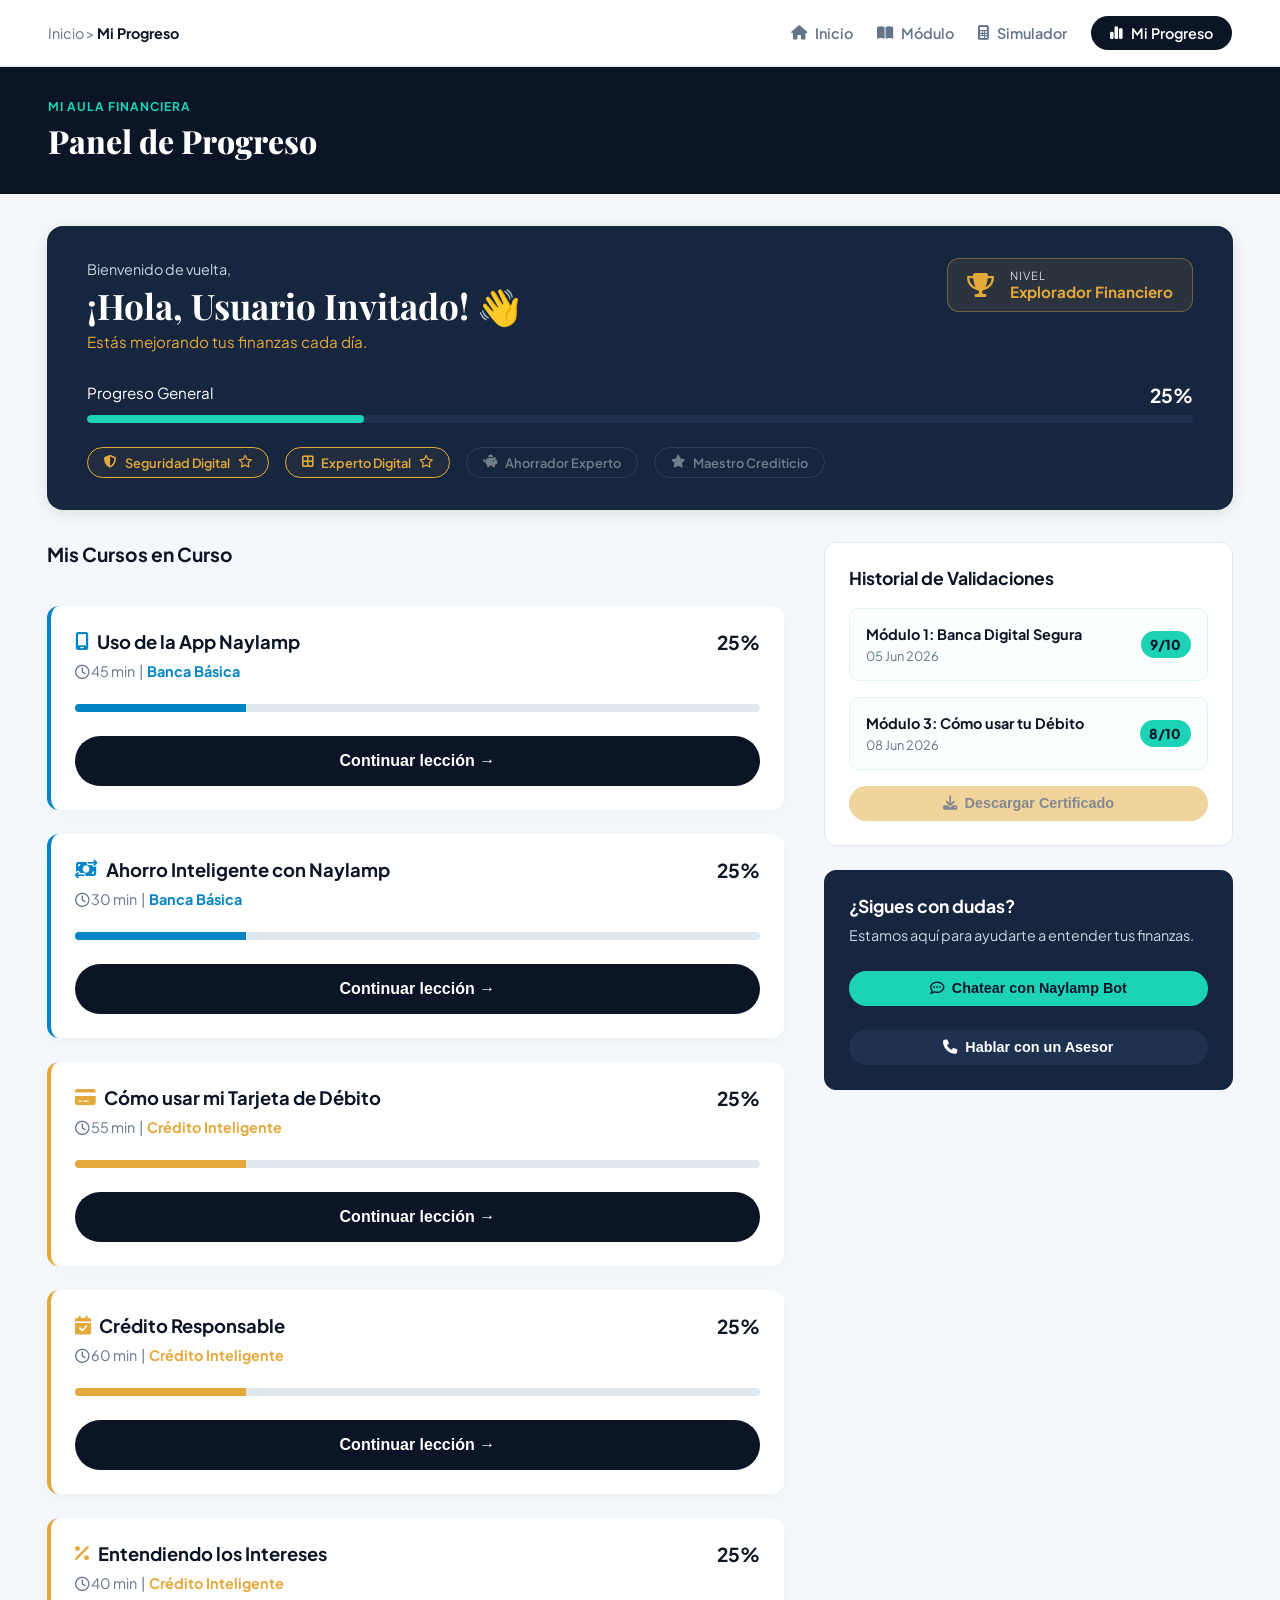
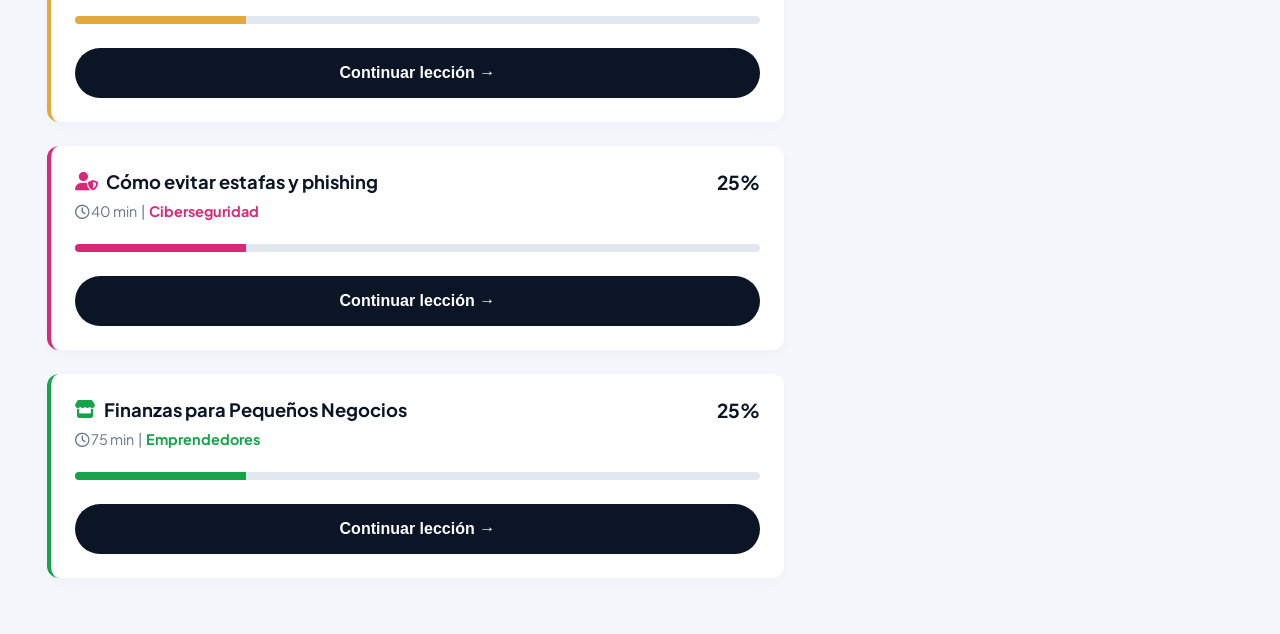
<file: progreso.html>
<!DOCTYPE html>
<html lang="es">
<head>
    <meta charset="UTF-8">
    <meta name="viewport" content="width=device-width, initial-scale=1.0">
    <title>Mi Progreso - Banco Naylamp</title>
    <!-- Google Fonts -->
    <link rel="preconnect" href="https://fonts.googleapis.com">
    <link rel="preconnect" href="https://fonts.gstatic.com" crossorigin>
    <link href="https://fonts.googleapis.com/css2?family=Plus+Jakarta+Sans:wght@400;500;600;700;800&family=Playfair+Display:wght@700;800&display=swap" rel="stylesheet">
    <!-- FontAwesome -->
    <link rel="stylesheet" href="https://cdnjs.cloudflare.com/ajax/libs/font-awesome/6.4.0/css/all.min.css">
    <!-- CSS -->
    <link rel="stylesheet" href="styleProgreso.css">
</head>
<body>

    <!-- Navegación Superior -->
    <nav class="dash-nav">
        <div class="breadcrumb">
            <span>Inicio</span> &gt; <strong>Mi Progreso</strong>
        </div>
        <div class="nav-links">
            <a href="index.html"><i class="fa-solid fa-house"></i> Inicio</a>
            <a href="modulo.html"><i class="fa-solid fa-book-open"></i> Módulo</a>
            <a href="simulador.html"><i class="fa-solid fa-calculator"></i> Simulador</a>
            <a href="progreso.html" class="active-pill"><i class="fa-solid fa-chart-simple"></i> Mi Progreso</a>
        </div>
    </nav>

    <!-- Encabezado de Sección -->
    <header class="dash-header">
        <div class="header-content">
            <span class="module-tag">MI AULA FINANCIERA</span>
            <h1>Panel de Progreso</h1>
        </div>
    </header>

    <!-- Contenido Principal -->
    <main class="dash-main">
        
        <!-- Tarjeta de Bienvenida Principal -->
        <section class="welcome-banner">
            <div class="welcome-top">
               <div class="user-greeting">
                    <span class="welcome-text">Bienvenido de vuelta,</span>
                    <h2 id="greetingName">¡Hola! 👋</h2>
                    <p>Estás mejorando tus finanzas cada día.</p>
               </div>
                <div class="level-badge">
                    <i class="fa-solid fa-trophy"></i>
                    <div class="level-info">
                        <span>NIVEL</span>
                        <strong>Explorador Financiero</strong>
                    </div>
                </div>
            </div>

            <!-- Barra de Progreso General -->
            <div class="overall-progress">
                    <div class="progress-labels">
                        <span>Progreso General</span>
                        <strong id="pct-general">0%</strong>
                    </div>
                    <div class="progress-track">
                        <div class="progress-fill fill-teal" id="bar-general" style="width: 0%; transition: width 0.5s ease;"></div>
                    </div>
            </div>
            
            <!-- Logros / Badges -->
            <div class="achievements-row">
                <div class="achievement active"><i class="fa-solid fa-shield-halved"></i> Seguridad Digital <i class="fa-regular fa-star"></i></div>
                <div class="achievement active"><i class="fa-solid fa-border-all"></i> Experto Digital <i class="fa-regular fa-star"></i></div>
                <div class="achievement inactive"><i class="fa-solid fa-piggy-bank"></i> Ahorrador Experto</div>
                <div class="achievement inactive"><i class="fa-solid fa-star"></i> Maestro Crediticio</div>
            </div>
        </section>
            
        <!-- Cuadrícula de Contenido a 2 Columnas -->
        <div class="dashboard-grid">
            
            <!-- Columna Izquierda: Lista de Cursos -->
            <div class="courses-column">
                <h3 class="section-title">Mis Cursos en Curso</h3>
                
                <!-- ESTE ES EL CONTENEDOR DONDE EL JS CARGARÁ LOS 7 MÓDULOS -->
                <div id="courseList"></div>
            </div>

            <!-- Columna Derecha: Widgets Laterales -->
            <aside class="sidebar-column">
                
                <!-- Widget Historial -->
                <div class="widget-card">
                    <h3 class="widget-title">Historial de Validaciones</h3>
                    <div class="history-list">
                        <div class="history-item">
                            <div class="history-info">
                                <strong>Módulo 1: Banca Digital Segura</strong>
                                <span>05 Jun 2026</span>
                            </div>
                            <span class="score-pill">9/10</span>
                        </div>
                        <div class="history-item">
                            <div class="history-info">
                                <strong>Módulo 3: Cómo usar tu Débito</strong>
                                <span>08 Jun 2026</span>
                            </div>
                            <span class="score-pill">8/10</span>
                        </div>
                    </div>
                    <!-- Botón de Certificado -->
                    <button id="btnCertificado" class="btn btn-gold btn-full" style="margin-top: 1rem;"><i class="fa-solid fa-download"></i> Descargar Certificado</button>
                </div>

                <!-- Widget de Ayuda -->
                <div class="widget-card widget-dark">
                    <h3 class="widget-title">¿Sigues con dudas?</h3>
                    <p>Estamos aquí para ayudarte a entender tus finanzas.</p>
                    <div class="widget-actions">
                        <button class="btn btn-teal btn-full"><i class="fa-regular fa-comment-dots"></i> Chatear con Naylamp Bot</button>
                        <button class="btn btn-dark btn-full"><i class="fa-solid fa-phone"></i> Hablar con un Asesor</button>
                    </div>
                </div>

            </aside>
        </div>
    </main>

    <!-- JS -->
    <script src="progreso.js"></script>
</body>
</html>
</file>
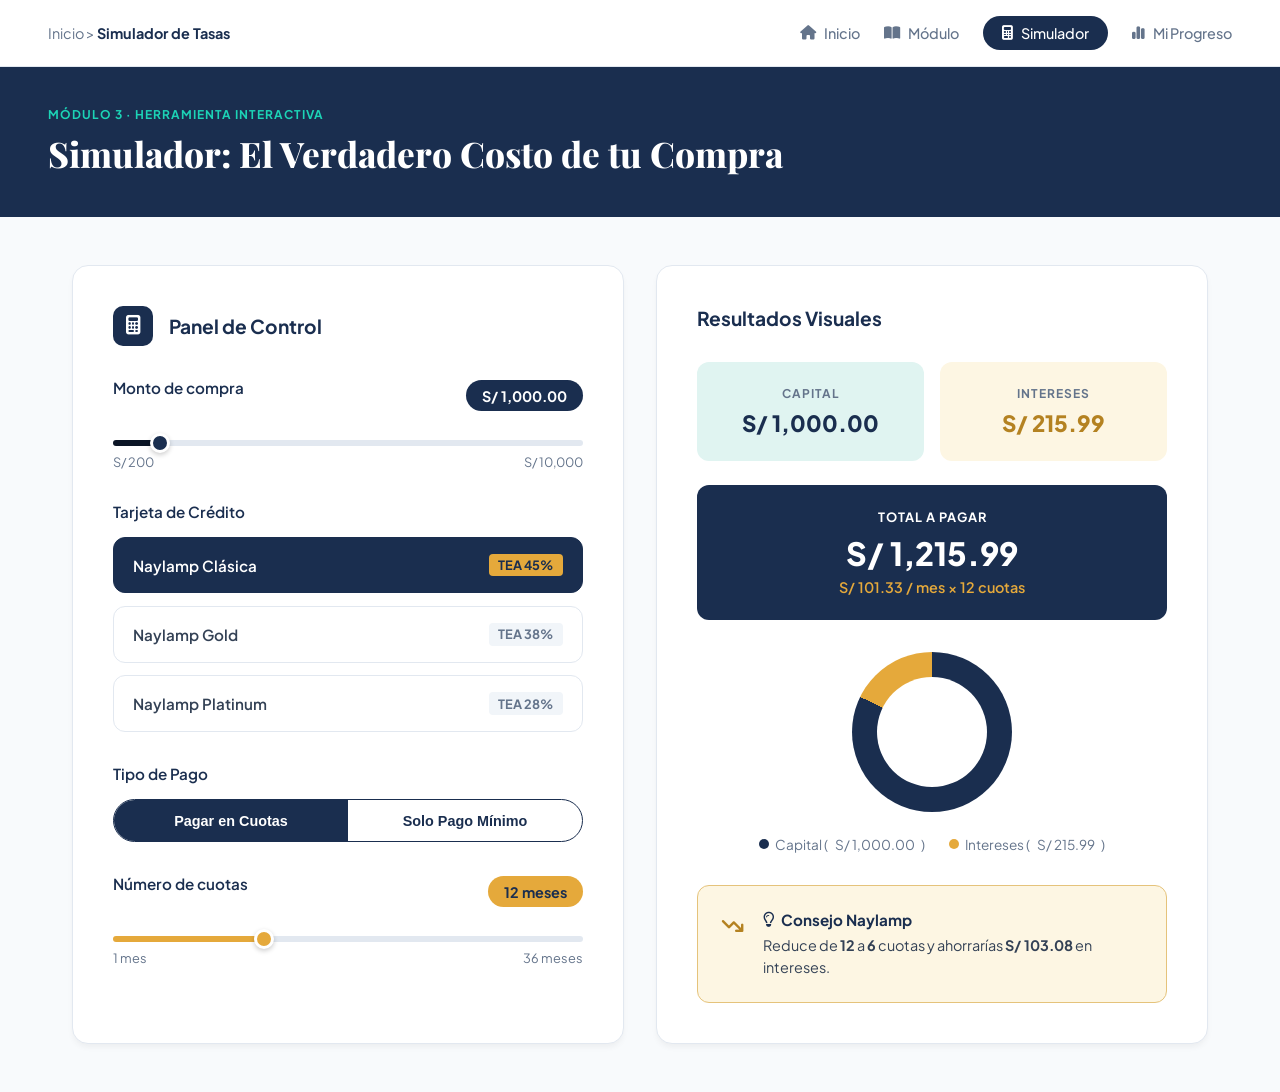
<file: simulador.html>
<!DOCTYPE html>
<html lang="es">
<head>
    <meta charset="UTF-8">
    <meta name="viewport" content="width=device-width, initial-scale=1.0">
    <title>Simulador - Banco Naylamp</title>
    <!-- Google Fonts -->
    <link rel="preconnect" href="https://fonts.googleapis.com">
    <link rel="preconnect" href="https://fonts.gstatic.com" crossorigin>
    <link href="https://fonts.googleapis.com/css2?family=Plus+Jakarta+Sans:wght@400;500;600;700;800&family=Playfair+Display:wght@700;800&display=swap" rel="stylesheet">
    <!-- FontAwesome -->
    <link rel="stylesheet" href="https://cdnjs.cloudflare.com/ajax/libs/font-awesome/6.4.0/css/all.min.css">
    <!-- CSS -->
    <link rel="stylesheet" href="styleSimulador.css">
</head>
<body>

    <!-- Top Navigation Bar (Simplified for Simulator) -->
    <nav class="sim-nav">
        <div class="breadcrumb">
            <span>Inicio</span> > <strong>Simulador de Tasas</strong>
        </div>
        <div class="nav-links">
            <a href="index.html"><i class="fa-solid fa-house"></i> Inicio</a>
            <a href="modulo.html"><i class="fa-solid fa-book-open"></i> Módulo</a>
            <a href="simulador.html" class="active-pill"><i class="fa-solid fa-calculator"></i> Simulador</a>
            <a href="progreso.html"><i class="fa-solid fa-chart-simple"></i> Mi Progreso</a>
        </div>
    </nav>

    <!-- Header Banner -->
    <header class="sim-header">
        <div class="header-content">
            <span class="module-tag">MÓDULO 3 · HERRAMIENTA INTERACTIVA</span>
            <h1>Simulador: El Verdadero Costo de tu Compra</h1>
        </div>
    </header>

    <!-- Main Content -->
    <main class="sim-main">
        
        <!-- Left Column: Control Panel -->
        <section class="control-panel">
            <div class="panel-header">
                <div class="icon-box"><i class="fa-solid fa-calculator"></i></div>
                <h2>Panel de Control</h2>
            </div>

            <!-- Slider: Monto -->
            <div class="control-group">
                <div class="group-header">
                    <label>Monto de compra</label>
                    <div class="value-badge badge-dark" id="montoBadge">S/ 1,000.00</div>
                </div>
                <input type="range" id="montoSlider" min="200" max="10000" step="100" value="1000" class="slider slider-blue">
                <div class="slider-labels">
                    <span>S/ 200</span>
                    <span>S/ 10,000</span>
                </div>
            </div>

            <!-- Radio Group: Tarjetas -->
            <div class="control-group">
                <label class="group-title">Tarjeta de Crédito</label>
                <div class="cards-selector">
                    <div class="card-option active" data-tea="0.45">
                        <span class="card-name">Naylamp Clásica</span>
                        <span class="card-rate rate-gold">TEA 45%</span>
                    </div>
                    <div class="card-option" data-tea="0.38">
                        <span class="card-name">Naylamp Gold</span>
                        <span class="card-rate">TEA 38%</span>
                    </div>
                    <div class="card-option" data-tea="0.28">
                        <span class="card-name">Naylamp Platinum</span>
                        <span class="card-rate">TEA 28%</span>
                    </div>
                </div>
            </div>

            <!-- Toggle: Tipo de Pago -->
            <div class="control-group">
                <label class="group-title">Tipo de Pago</label>
                <div class="toggle-group">
                    <button class="toggle-btn active" id="btnCuotas">Pagar en Cuotas</button>
                    <button class="toggle-btn" id="btnMinimo">Solo Pago Mínimo</button>
                </div>
            </div>

            <!-- Slider: Cuotas -->
            <div class="control-group" id="cuotasGroup">
                <div class="group-header">
                    <label>Número de cuotas</label>
                    <div class="value-badge badge-gold" id="cuotasBadge">12 meses</div>
                </div>
                <input type="range" id="cuotasSlider" min="1" max="36" step="1" value="12" class="slider slider-gold">
                <div class="slider-labels">
                    <span>1 mes</span>
                    <span>36 meses</span>
                </div>
            </div>
        </section>

        <!-- Right Column: Results Panel -->
        <section class="results-panel">
            <h2>Resultados Visuales</h2>

            <!-- Cards Grid -->
            <div class="results-grid">
                <div class="result-card card-capital">
                    <span class="rc-label">CAPITAL</span>
                    <span class="rc-value" id="lblCapital">S/ 1,000.00</span>
                </div>
                <div class="result-card card-interes">
                    <span class="rc-label">INTERESES</span>
                    <span class="rc-value" id="lblIntereses">S/ 215.99</span>
                </div>
            </div>

            <!-- Total Card -->
            <div class="total-card">
                <span class="tc-label">TOTAL A PAGAR</span>
                <span class="tc-value" id="lblTotal">S/ 1,215.99</span>
                <span class="tc-sub" id="lblDetalle">S/ 101.33 / mes × 12 cuotas</span>
            </div>

            <!-- Donut Chart -->
            <div class="chart-container">
                <div class="donut-chart" id="donutChart">
                    <div class="donut-hole"></div>
                </div>
                <div class="chart-legend">
                    <div class="legend-item">
                        <span class="dot dot-capital"></span>
                        Capital (<span id="legCapital">S/ 1,000.00</span>)
                    </div>
                    <div class="legend-item">
                        <span class="dot dot-interes"></span>
                        Intereses (<span id="legInteres">S/ 215.99</span>)
                    </div>
                </div>
            </div>

            <!-- Advice Box -->
            <div class="advice-box" id="adviceBox">
                <div class="advice-icon">
                    <i class="fa-solid fa-arrow-trend-down"></i>
                </div>
                <div class="advice-content">
                    <h4><i class="fa-regular fa-lightbulb"></i> Consejo Naylamp</h4>
                    <p id="adviceText">Reduce de <strong>12</strong> a <strong>6</strong> cuotas y ahorrarías <strong>S/ 103.08</strong> en intereses.</p>
                </div>
            </div>
        </section>
        
    </main>

    <!-- JS -->
    <script src="simulador.js"></script>
</body>
</html>
</file>
<file: styleIndex.css>
/* Elimina márgenes y rellenos por defecto, y ajusta el cálculo de tamaños */
* {
    margin: 0;
    padding: 0;
    box-sizing: border-box;
}

/* Establece la tipografía principal, color de fondo oscuro, texto blanco y evita scroll horizontal */
body {
    font-family: 'Plus Jakarta Sans', sans-serif;
    background-color: #0c182b;
    color: #ffffff;
    overflow-x: hidden;
}



/* Define el contenedor fijo superior con fondo oscuro y un borde sutil abajo */
.navbar {
    background-color: #0b1526;
    padding: 0.85rem 2rem;
    border-bottom: 1px solid rgba(255, 255, 255, 0.05);
    position: relative;
    z-index: 100;
}

/* Centra el contenido de la barra y distribuye el logo, buscador y botones */
.nav-container {
    max-width: 1350px;
    margin: 0 auto;
    display: flex;
    align-items: center;
    justify-content: space-between;
    gap: 1.5rem;
}

/* Agrupa el icono y los textos del logo con alineación horizontal */
.logo-section {
    display: flex;
    align-items: center;
    gap: 0.75rem;
    cursor: pointer;
}

/* Crea un círculo dorado centrado para albergar el icono de la marca */
.logo-icon {
    width: 42px;
    height: 42px;
    background-color: #e5a93b;
    border-radius: 50%;
    display: flex;
    align-items: center;
    justify-content: center;
    color:  #1a2e4f;
}

/* Apila verticalmente el nombre de la marca y la bajada */
.logo-text {
    display: flex;
    flex-direction: column;
}

/* Define el estilo y tamaño del nombre "Naylamp Banco" */
.brand-name {
    font-weight: 700;
    font-size: 1.35rem;
    color: #ffffff;
    line-height: 1.1;
}

/* Define el estilo en color turquesa y letras espaciadas para "AULA FINANCIERA" */
.brand-tagline {
    font-size: 0.85rem;
    font-weight: 700;
    letter-spacing: 1.2px;
    color: #1cd3b6;
    margin-top: 2px;
}

/* Posiciona la barra de búsqueda para que crezca y ocupe el centro */
.search-box {
    position: relative;
    flex: 1;
    max-width: 480px;
    margin: 0 1rem;
}

/* Estiliza el campo de texto de búsqueda con bordes redondeados tipo píldora */
.search-box input {
    width: 100%;
    background-color: #16263f;
    border: 1px solid rgba(255, 255, 255, 0.1);
    padding: 0.65rem 1rem 0.65rem 2.8rem;
    border-radius: 50px;
    color: #ffffff;
    font-size: 0.9rem;
    outline: none;
    transition: all 0.3s ease;
}

/* Define el color del texto indicativo (placeholder) dentro del buscador */
.search-box input::placeholder {
    color: #8fa0bd;
}

/* Ilumina el borde en turquesa cuando el usuario hace clic dentro del buscador */
.search-box input:focus {
    border-color: #1cd3b6;
    background-color: #1a2c49;
}

/* Posiciona el icono de la lupa dentro y a la izquierda de la barra de búsqueda */
.search-icon {
    position: absolute;
    left: 1.1rem;
    top: 50%;
    transform: translateY(-50%);
    color: #8fa0bd;
    font-size: 0.9rem;
}


.nav-actions {
    display: flex;
    align-items: center;
    gap: 1rem;
}



.user-btn:hover {
    background-color: #203556;
}


.btn-primary {
    background-color: #1cd3b6;
    color: #0c182b;
    border: none;
    padding: 0.75rem 1.4rem;
    border-radius: 50px;
    font-weight: 700;
    font-size: 0.9rem;
    cursor: pointer;
    transition: transform 0.2s ease, background-color 0.2s ease;
}

.logo-n {
    font-family: 'Playfair Display', serif;
    font-size: 1.6rem;
    font-weight: 800;
   display: flex;
   align-items:center;
   justify-content: center;;
}


.btn-primary:hover {
    background-color: #18be32;
    transform: translateY(-1px);
}


.hero {
    position: relative;
    min-height: calc(100vh - 70px);
   background: url('https://images.unsplash.com/photo-1563986768609-322da13575f3?auto=format&fit=crop&q=80&w=1920') center center / cover no-repeat;
    display: flex;
    align-items: center;
}
/* Capa de degradado oscuro sobre la imagen de fondo para garantizar legibilidad del texto */
.hero-overlay {
    position: absolute;
    inset: 0;
    /* Degradado profesional: Mantiene el azul marino del banco y se desvanece suavemente */
    background: linear-gradient(
        90deg, 
        #0b1526 0%, 
        rgba(11, 21, 38, 0.95) 15%, 
        rgba(11, 21, 38, 0.40) 65%, 
        transparent 100%
    );
    z-index: 1;
}

/* Contenedor que limita el ancho del contenido del Hero y lo ubica sobre el degradado */
.hero-container {
    position: relative;
    z-index: 2;
    max-width: 1350px;
    width: 100%;
    margin: 0 auto;
    padding: 4rem 2rem;
}

/* Limita el ancho del texto para evitar líneas demasiado largas */
.hero-content {
    max-width: 620px;
}

/* Diseña la etiqueta / insignia dorada flotante superior */
.badge {
    display: inline-flex;
    align-items: center;
    gap: 0.5rem;
    background-color: rgba(229, 169, 59, 0.1);
    border: 1px solid rgba(229, 169, 59, 0.4);
    padding: 0.4rem 1rem;
    border-radius: 50px;
    color: #e5a93b;
    font-size: 0.75rem;
    font-weight: 700;
    letter-spacing: 0.5px;
    margin-bottom: 2rem;
}

/* Ajusta el tamaño de la estrella dentro de la insignia */
.badge-icon {
    font-size: 0.8rem;
}

/* Define el estilo del título principal usando fuente Serif clásica */
.hero-title {
    font-family: 'Playfair Display', serif;
    font-size: 3.2rem;
    font-weight: 800;
    line-height: 1.15;
    margin-bottom: 1.5rem;
    color: #ffffff;
}

/* Cambia el color del texto a dorado para resaltar palabras clave en el título */
.hero-title .highlight {
    color: #e5a93b;
}

/* Estiliza el párrafo descriptivo debajo del título */
.hero-subtitle {
    font-size: 1.1rem;
    line-height: 1.6;
    color: #cbd5e1;
    margin-bottom: 2.5rem;
    font-weight: 400;
}

/* Alinea los botones de llamada a la acción en una fila */
.hero-buttons {
    display: flex;
    align-items: center;
    gap: 1.25rem;
    flex-wrap: wrap;
}

/* Diseña el botón principal de llamado a la acción en color turquesa */
.btn-teal {
    background-color: #1cd3b6;
    color: #0c182b;
    text-decoration: none;
    padding: 0.85rem 1.8rem;
    border-radius: 50px;
    font-weight: 700;
    font-size: 0.95rem;
    transition: all 0.2s ease;
    display: inline-block;
}

/* Eleva y da un resplandor al botón turquesa al pasar el cursor */
.btn-teal:hover {
    background-color: #18be32;
    transform: translateY(-2px);
    box-shadow: 0 4px 15px rgba(28, 211, 182, 0.3);
}

/* Diseña el botón secundario transparente con borde traslúcido */
.btn-outline {
    background-color: rgba(255, 255, 255, 0.1);
    color: #ffffff;
    text-decoration: none;
    padding: 0.85rem 1.8rem;
    border-radius: 50px;
    font-weight: 600;
    font-size: 0.95rem;
    border: 1px solid rgba(255, 255, 255, 0.25);
    backdrop-filter: blur(5px);
    transition: all 0.2s ease;
    display: inline-block;
}

/* Aumenta la opacidad del botón secundario al pasar el cursor */
.btn-outline:hover {
    background-color: rgba(255, 255, 255, 0.2);
    border-color: rgba(255, 255, 255, 0.4);
    transform: translateY(-2px);
}

/* Dibuja la línea horizontal fina dorada al final de la portada */
.bottom-accent-bar {
    position: absolute;
    bottom: 0;
    left: 0;
    width: 100%;
    height: 4px;
    background-color: #e5a93b;
    z-index: 10;
}


/* Reduce el tamaño del título en pantallas medianas (tablets) */
@media (max-width: 992px) {
    .hero-title {
        font-size: 2.5rem;
    }
}

/* Adapta la distribución de la cabecera y botones para pantallas pequeñas (móviles) */
@media (max-width: 768px) {
    .nav-container {
        flex-wrap: wrap;
    }
    
    .search-box {
        order: 3;
        max-width: 100%;
        margin: 0.5rem 0 0 0;
    }

    .hero-title {
        font-size: 2.1rem;
    }

    .hero-subtitle {
        font-size: 0.98rem;
    }
    
    .hero-buttons {
        flex-direction: column;
        align-items: stretch;
    }
    
    .btn-teal, .btn-outline {
        text-align: center;
    }
}
.stats-bar {
    background-color: #e5a93b;
    padding: 1.5rem 2rem;
    color: #0c182b;
}

.stats-container {
    max-width: 1350px;
    margin: 0 auto;
    display: flex;
    justify-content: space-between;
    align-items: center;
    flex-wrap: wrap;
    gap: 1.5rem;
}

.stat-item {
    display: flex;
    align-items: center;
    gap: 1.2rem;
    flex: 1;
    min-width: 220px;
    justify-content: center;
}

.stat-icon {
    font-size: 1.8rem;
    color: #0c182b;
}

.stat-text {
    display: flex;
    flex-direction: column;
}

.stat-number {
    font-weight: 800;
    font-size: 1.5rem;
    line-height: 1.1;
}

.stat-label {
    font-size: 0.9rem;
    font-weight: 500;
    color: rgba(12, 24, 43, 0.85);
}
/* ==========================================
   DISEÑO RESPONSIVO (INDEX)
   ========================================== */
/* Tablets y pantallas medianas */
@media (max-width: 992px) {
    .hero-title { font-size: 2.5rem; }
    .stat-item { min-width: 40%; justify-content: flex-start; }
}

/* Teléfonos móviles */
@media (max-width: 768px) {
    .nav-container { flex-wrap: wrap; justify-content: space-between; }
    /* La barra de búsqueda baja y ocupa el 100% del ancho */
    .search-box { order: 3; max-width: 100%; margin: 1rem 0 0 0; flex: 100%; }
    
    .hero-title { font-size: 2.1rem; }
    .hero-subtitle { font-size: 0.98rem; }
    
    /* Botones apilados y anchos */
    .hero-buttons { flex-direction: column; align-items: stretch; }
    .btn-teal, .btn-outline { text-align: center; width: 100%; }
    
    /* Estadísticas en una sola columna */
    .stats-container { flex-direction: column; align-items: flex-start; }
    .stat-item { min-width: 100%; }
    
    /* Ajuste del Modal de Login */
    .modal-content { padding: 1.5rem; width: 95%; }
}

/* ==========================================
   MODAL DE INGRESO (LOGIN)
   ========================================== */
.modal-overlay {
    display: none; /* Oculto por defecto */
    position: fixed;
    inset: 0;
    background-color: rgba(11, 21, 38, 0.85);
    backdrop-filter: blur(4px);
    z-index: 1000;
    align-items: center;
    justify-content: center;
}

.modal-content {
    background-color: #ffffff;
    color: #0b1526;
    padding: 2.5rem;
    border-radius: 16px;
    width: 90%;
    max-width: 400px;
    position: relative;
    box-shadow: 0 10px 25px rgba(0,0,0,0.2);
    animation: modalFadeIn 0.3s ease-out;
}

@keyframes modalFadeIn {
    from { opacity: 0; transform: translateY(-20px); }
    to { opacity: 1; transform: translateY(0); }
}

.close-btn {
    position: absolute;
    top: 1rem;
    right: 1.5rem;
    font-size: 1.8rem;
    color: #64748b;
    cursor: pointer;
    transition: color 0.2s;
}

.close-btn:hover { color: #e5a93b; }

.modal-header { text-align: center; margin-bottom: 1.5rem; }

.modal-icon {
    width: 50px;
    height: 50px;
    background-color: rgba(28, 211, 182, 0.15);
    color: #0f8e79;
    border-radius: 50%;
    display: flex;
    align-items: center;
    justify-content: center;
    font-size: 1.5rem;
    margin: 0 auto 1rem;
}

.modal-header h2 { font-size: 1.4rem; margin-bottom: 0.5rem; }
.modal-header p { font-size: 0.9rem; color: #64748b; }

.modal-body input {
    width: 100%;
    padding: 0.8rem 1rem;
    border: 1px solid #e2e8f0;
    border-radius: 8px;
    font-size: 1rem;
    outline: none;
    font-family: 'Plus Jakarta Sans', sans-serif;
}

.modal-body input:focus { border-color: #1cd3b6; }
/* Espaciado para el formulario de login */
.input-group {
    margin-bottom: 1.2rem;
    text-align: left;
}

.input-group label {
    display: block;
    font-size: 0.85rem;
    font-weight: 600;
    color: #0b1526;
    margin-bottom: 0.4rem;
}

.modal-body input {
    width: 100%;
    padding: 0.8rem 1rem;
    border: 1px solid #e2e8f0;
    border-radius: 8px;
    font-size: 1rem;
    outline: none;
    font-family: 'Plus Jakarta Sans', sans-serif;
    transition: border-color 0.2s;
}

.modal-body input:focus { 
    border-color: #1cd3b6; 
}
</file>
<file: curso-ahorro.css>
/* ==========================================
   VARIABLES Y ESTILOS DEL MÓDULO: AHORRO INTELIGENTE CON NAYLAMP
   ========================================== */
:root {
    --navy: #0b1526;
    --navy-light: #16263f;
    --brand-color: #0284c7;
    --bg-color: #f4f7fb;
    --card-bg: #ffffff;
    --text-main: #0b1526;
    --text-muted: #64748b;
}

* { margin: 0; padding: 0; box-sizing: border-box; }
body { font-family: 'Plus Jakarta Sans', sans-serif; background-color: var(--bg-color); color: var(--text-main); }

.curso-wrapper { min-height: 100vh; display: flex; align-items: center; justify-content: center; padding: 2rem; }

.curso-container {
    width: 100%; max-width: 800px; background: var(--card-bg); border-radius: 16px;
    box-shadow: 0 10px 30px rgba(11, 21, 38, 0.08); padding: 3rem; position: relative; overflow: hidden;
}

.curso-top { text-align: center; margin-bottom: 2.5rem; }
.module-tag { color: var(--brand-color); font-size: 0.85rem; font-weight: 800; letter-spacing: 1.5px; text-transform: uppercase; }
.curso-top h1 { color: var(--navy); font-size: 2.2rem; margin-top: 0.5rem; font-family: 'Playfair Display', serif; }

.progress-labels { display: flex; justify-content: space-between; font-size: 0.95rem; margin-bottom: 0.5rem; font-weight: 600; color: var(--text-muted); }
.progress-labels strong { color: var(--navy); font-size: 1.2rem; font-weight: 800; }

.progress-track { width: 100%; height: 10px; background-color: #e2e8f0; border-radius: 50px; overflow: hidden; margin-bottom: 2.5rem; }
.progress-fill { height: 100%; border-radius: 50px; background-color: var(--brand-color); transition: width 0.5s ease-in-out; }

.slide-content {
    background-color: #f8fafc; border: 1px solid #e2e8f0; border-radius: 12px;
    padding: 2.5rem; min-height: 250px; display: flex; flex-direction: column; justify-content: center;
    animation: fadeIn 0.4s ease-out;
    border-left: 5px solid var(--brand-color);
}

@keyframes fadeIn {
    from { opacity: 0; transform: translateY(10px); }
    to { opacity: 1; transform: translateY(0); }
}

.slide-content h2 { color: var(--navy); font-size: 1.5rem; margin-bottom: 1rem; }
.slide-content p { color: var(--text-muted); font-size: 1.1rem; line-height: 1.7; }

.leccion-actions { display: flex; gap: 1rem; margin-top: 2.5rem; }
.btn { padding: 1rem 1.5rem; border-radius: 50px; font-weight: 700; font-size: 1rem; border: none; cursor: pointer; transition: all 0.2s; display: flex; align-items: center; justify-content: center; gap: 0.5rem; }

.btn-brand { background-color: var(--navy); color: white; flex: 2; }
.btn-brand:hover { background-color: var(--brand-color); color: #fff; transform: translateY(-2px); }
.btn-brand.completado { background-color: var(--brand-color); color: #fff; }

.btn-light { background-color: #f1f5f9; color: var(--navy); flex: 1; }
.btn-light:hover { background-color: #e2e8f0; }

@media (max-width: 768px) {
    .curso-wrapper { padding: 1rem; }
    .curso-container { padding: 1.5rem; }
    .curso-top h1 { font-size: 1.8rem; }
    .slide-content { padding: 1.5rem; min-height: 200px; }
    .slide-content h2 { font-size: 1.3rem; }
    .slide-content p { font-size: 1rem; }
    .leccion-actions { flex-direction: column-reverse; }
    .btn { width: 100%; }
}
</file>
<file: curso-app.css>
/* ==========================================
   VARIABLES Y ESTILOS DEL MÓDULO: USO DE LA APP NAYLAMP
   ========================================== */
:root {
    --navy: #0b1526;
    --navy-light: #16263f;
    --brand-color: #0284c7;
    --bg-color: #f4f7fb;
    --card-bg: #ffffff;
    --text-main: #0b1526;
    --text-muted: #64748b;
}

* { margin: 0; padding: 0; box-sizing: border-box; }
body { font-family: 'Plus Jakarta Sans', sans-serif; background-color: var(--bg-color); color: var(--text-main); }

.curso-wrapper { min-height: 100vh; display: flex; align-items: center; justify-content: center; padding: 2rem; }

.curso-container {
    width: 100%; max-width: 800px; background: var(--card-bg); border-radius: 16px;
    box-shadow: 0 10px 30px rgba(11, 21, 38, 0.08); padding: 3rem; position: relative; overflow: hidden;
}

.curso-top { text-align: center; margin-bottom: 2.5rem; }
.module-tag { color: var(--brand-color); font-size: 0.85rem; font-weight: 800; letter-spacing: 1.5px; text-transform: uppercase; }
.curso-top h1 { color: var(--navy); font-size: 2.2rem; margin-top: 0.5rem; font-family: 'Playfair Display', serif; }

.progress-labels { display: flex; justify-content: space-between; font-size: 0.95rem; margin-bottom: 0.5rem; font-weight: 600; color: var(--text-muted); }
.progress-labels strong { color: var(--navy); font-size: 1.2rem; font-weight: 800; }

.progress-track { width: 100%; height: 10px; background-color: #e2e8f0; border-radius: 50px; overflow: hidden; margin-bottom: 2.5rem; }
.progress-fill { height: 100%; border-radius: 50px; background-color: var(--brand-color); transition: width 0.5s ease-in-out; }

.slide-content {
    background-color: #f8fafc; border: 1px solid #e2e8f0; border-radius: 12px;
    padding: 2.5rem; min-height: 250px; display: flex; flex-direction: column; justify-content: center;
    animation: fadeIn 0.4s ease-out;
    border-left: 5px solid var(--brand-color);
}

@keyframes fadeIn {
    from { opacity: 0; transform: translateY(10px); }
    to { opacity: 1; transform: translateY(0); }
}

.slide-content h2 { color: var(--navy); font-size: 1.5rem; margin-bottom: 1rem; }
.slide-content p { color: var(--text-muted); font-size: 1.1rem; line-height: 1.7; }

.leccion-actions { display: flex; gap: 1rem; margin-top: 2.5rem; }
.btn { padding: 1rem 1.5rem; border-radius: 50px; font-weight: 700; font-size: 1rem; border: none; cursor: pointer; transition: all 0.2s; display: flex; align-items: center; justify-content: center; gap: 0.5rem; }

.btn-brand { background-color: var(--navy); color: white; flex: 2; }
.btn-brand:hover { background-color: var(--brand-color); color: #fff; transform: translateY(-2px); }
.btn-brand.completado { background-color: var(--brand-color); color: #fff; }

.btn-light { background-color: #f1f5f9; color: var(--navy); flex: 1; }
.btn-light:hover { background-color: #e2e8f0; }

@media (max-width: 768px) {
    .curso-wrapper { padding: 1rem; }
    .curso-container { padding: 1.5rem; }
    .curso-top h1 { font-size: 1.8rem; }
    .slide-content { padding: 1.5rem; min-height: 200px; }
    .slide-content h2 { font-size: 1.3rem; }
    .slide-content p { font-size: 1rem; }
    .leccion-actions { flex-direction: column-reverse; }
    .btn { width: 100%; }
}
</file>
<file: curso-ciberseguridad.css>
/* ==========================================
   VARIABLES Y ESTILOS DEL MÓDULO: CÓMO EVITAR ESTAFAS Y PHISHING
   ========================================== */
:root {
    --navy: #0b1526;
    --navy-light: #16263f;
    --brand-color: #db2777;
    --bg-color: #f4f7fb;
    --card-bg: #ffffff;
    --text-main: #0b1526;
    --text-muted: #64748b;
}

* { margin: 0; padding: 0; box-sizing: border-box; }
body { font-family: 'Plus Jakarta Sans', sans-serif; background-color: var(--bg-color); color: var(--text-main); }

.curso-wrapper { min-height: 100vh; display: flex; align-items: center; justify-content: center; padding: 2rem; }

.curso-container {
    width: 100%; max-width: 800px; background: var(--card-bg); border-radius: 16px;
    box-shadow: 0 10px 30px rgba(11, 21, 38, 0.08); padding: 3rem; position: relative; overflow: hidden;
}

.curso-top { text-align: center; margin-bottom: 2.5rem; }
.module-tag { color: var(--brand-color); font-size: 0.85rem; font-weight: 800; letter-spacing: 1.5px; text-transform: uppercase; }
.curso-top h1 { color: var(--navy); font-size: 2.2rem; margin-top: 0.5rem; font-family: 'Playfair Display', serif; }

.progress-labels { display: flex; justify-content: space-between; font-size: 0.95rem; margin-bottom: 0.5rem; font-weight: 600; color: var(--text-muted); }
.progress-labels strong { color: var(--navy); font-size: 1.2rem; font-weight: 800; }

.progress-track { width: 100%; height: 10px; background-color: #e2e8f0; border-radius: 50px; overflow: hidden; margin-bottom: 2.5rem; }
.progress-fill { height: 100%; border-radius: 50px; background-color: var(--brand-color); transition: width 0.5s ease-in-out; }

.slide-content {
    background-color: #f8fafc; border: 1px solid #e2e8f0; border-radius: 12px;
    padding: 2.5rem; min-height: 250px; display: flex; flex-direction: column; justify-content: center;
    animation: fadeIn 0.4s ease-out;
    border-left: 5px solid var(--brand-color);
}

@keyframes fadeIn {
    from { opacity: 0; transform: translateY(10px); }
    to { opacity: 1; transform: translateY(0); }
}

.slide-content h2 { color: var(--navy); font-size: 1.5rem; margin-bottom: 1rem; }
.slide-content p { color: var(--text-muted); font-size: 1.1rem; line-height: 1.7; }

.leccion-actions { display: flex; gap: 1rem; margin-top: 2.5rem; }
.btn { padding: 1rem 1.5rem; border-radius: 50px; font-weight: 700; font-size: 1rem; border: none; cursor: pointer; transition: all 0.2s; display: flex; align-items: center; justify-content: center; gap: 0.5rem; }

.btn-brand { background-color: var(--navy); color: white; flex: 2; }
.btn-brand:hover { background-color: var(--brand-color); color: #fff; transform: translateY(-2px); }
.btn-brand.completado { background-color: var(--brand-color); color: #fff; }

.btn-light { background-color: #f1f5f9; color: var(--navy); flex: 1; }
.btn-light:hover { background-color: #e2e8f0; }

@media (max-width: 768px) {
    .curso-wrapper { padding: 1rem; }
    .curso-container { padding: 1.5rem; }
    .curso-top h1 { font-size: 1.8rem; }
    .slide-content { padding: 1.5rem; min-height: 200px; }
    .slide-content h2 { font-size: 1.3rem; }
    .slide-content p { font-size: 1rem; }
    .leccion-actions { flex-direction: column-reverse; }
    .btn { width: 100%; }
}
</file>
<file: curso-credito.css>
/* ==========================================
   VARIABLES Y ESTILOS DEL MÓDULO: CRÉDITO RESPONSABLE
   ========================================== */
:root {
    --navy: #0b1526;
    --navy-light: #16263f;
    --brand-color: #e5a93b;
    --bg-color: #f4f7fb;
    --card-bg: #ffffff;
    --text-main: #0b1526;
    --text-muted: #64748b;
}

* { margin: 0; padding: 0; box-sizing: border-box; }
body { font-family: 'Plus Jakarta Sans', sans-serif; background-color: var(--bg-color); color: var(--text-main); }

.curso-wrapper { min-height: 100vh; display: flex; align-items: center; justify-content: center; padding: 2rem; }

.curso-container {
    width: 100%; max-width: 800px; background: var(--card-bg); border-radius: 16px;
    box-shadow: 0 10px 30px rgba(11, 21, 38, 0.08); padding: 3rem; position: relative; overflow: hidden;
}

.curso-top { text-align: center; margin-bottom: 2.5rem; }
.module-tag { color: var(--brand-color); font-size: 0.85rem; font-weight: 800; letter-spacing: 1.5px; text-transform: uppercase; }
.curso-top h1 { color: var(--navy); font-size: 2.2rem; margin-top: 0.5rem; font-family: 'Playfair Display', serif; }

.progress-labels { display: flex; justify-content: space-between; font-size: 0.95rem; margin-bottom: 0.5rem; font-weight: 600; color: var(--text-muted); }
.progress-labels strong { color: var(--navy); font-size: 1.2rem; font-weight: 800; }

.progress-track { width: 100%; height: 10px; background-color: #e2e8f0; border-radius: 50px; overflow: hidden; margin-bottom: 2.5rem; }
.progress-fill { height: 100%; border-radius: 50px; background-color: var(--brand-color); transition: width 0.5s ease-in-out; }

.slide-content {
    background-color: #f8fafc; border: 1px solid #e2e8f0; border-radius: 12px;
    padding: 2.5rem; min-height: 250px; display: flex; flex-direction: column; justify-content: center;
    animation: fadeIn 0.4s ease-out;
    border-left: 5px solid var(--brand-color);
}

@keyframes fadeIn {
    from { opacity: 0; transform: translateY(10px); }
    to { opacity: 1; transform: translateY(0); }
}

.slide-content h2 { color: var(--navy); font-size: 1.5rem; margin-bottom: 1rem; }
.slide-content p { color: var(--text-muted); font-size: 1.1rem; line-height: 1.7; }

.leccion-actions { display: flex; gap: 1rem; margin-top: 2.5rem; }
.btn { padding: 1rem 1.5rem; border-radius: 50px; font-weight: 700; font-size: 1rem; border: none; cursor: pointer; transition: all 0.2s; display: flex; align-items: center; justify-content: center; gap: 0.5rem; }

.btn-brand { background-color: var(--navy); color: white; flex: 2; }
.btn-brand:hover { background-color: var(--brand-color); color: #fff; transform: translateY(-2px); }
.btn-brand.completado { background-color: var(--brand-color); color: #fff; }

.btn-light { background-color: #f1f5f9; color: var(--navy); flex: 1; }
.btn-light:hover { background-color: #e2e8f0; }

@media (max-width: 768px) {
    .curso-wrapper { padding: 1rem; }
    .curso-container { padding: 1.5rem; }
    .curso-top h1 { font-size: 1.8rem; }
    .slide-content { padding: 1.5rem; min-height: 200px; }
    .slide-content h2 { font-size: 1.3rem; }
    .slide-content p { font-size: 1rem; }
    .leccion-actions { flex-direction: column-reverse; }
    .btn { width: 100%; }
}
</file>
<file: curso-debito.css>
/* ==========================================
   VARIABLES Y ESTILOS DEL MÓDULO: CÓMO USAR MI TARJETA DE DÉBITO
   ========================================== */
:root {
    --navy: #0b1526;
    --navy-light: #16263f;
    --brand-color: #e5a93b;
    --bg-color: #f4f7fb;
    --card-bg: #ffffff;
    --text-main: #0b1526;
    --text-muted: #64748b;
}

* { margin: 0; padding: 0; box-sizing: border-box; }
body { font-family: 'Plus Jakarta Sans', sans-serif; background-color: var(--bg-color); color: var(--text-main); }

.curso-wrapper { min-height: 100vh; display: flex; align-items: center; justify-content: center; padding: 2rem; }

.curso-container {
    width: 100%; max-width: 800px; background: var(--card-bg); border-radius: 16px;
    box-shadow: 0 10px 30px rgba(11, 21, 38, 0.08); padding: 3rem; position: relative; overflow: hidden;
}

.curso-top { text-align: center; margin-bottom: 2.5rem; }
.module-tag { color: var(--brand-color); font-size: 0.85rem; font-weight: 800; letter-spacing: 1.5px; text-transform: uppercase; }
.curso-top h1 { color: var(--navy); font-size: 2.2rem; margin-top: 0.5rem; font-family: 'Playfair Display', serif; }

.progress-labels { display: flex; justify-content: space-between; font-size: 0.95rem; margin-bottom: 0.5rem; font-weight: 600; color: var(--text-muted); }
.progress-labels strong { color: var(--navy); font-size: 1.2rem; font-weight: 800; }

.progress-track { width: 100%; height: 10px; background-color: #e2e8f0; border-radius: 50px; overflow: hidden; margin-bottom: 2.5rem; }
.progress-fill { height: 100%; border-radius: 50px; background-color: var(--brand-color); transition: width 0.5s ease-in-out; }

.slide-content {
    background-color: #f8fafc; border: 1px solid #e2e8f0; border-radius: 12px;
    padding: 2.5rem; min-height: 250px; display: flex; flex-direction: column; justify-content: center;
    animation: fadeIn 0.4s ease-out;
    border-left: 5px solid var(--brand-color);
}

@keyframes fadeIn {
    from { opacity: 0; transform: translateY(10px); }
    to { opacity: 1; transform: translateY(0); }
}

.slide-content h2 { color: var(--navy); font-size: 1.5rem; margin-bottom: 1rem; }
.slide-content p { color: var(--text-muted); font-size: 1.1rem; line-height: 1.7; }

.leccion-actions { display: flex; gap: 1rem; margin-top: 2.5rem; }
.btn { padding: 1rem 1.5rem; border-radius: 50px; font-weight: 700; font-size: 1rem; border: none; cursor: pointer; transition: all 0.2s; display: flex; align-items: center; justify-content: center; gap: 0.5rem; }

.btn-brand { background-color: var(--navy); color: white; flex: 2; }
.btn-brand:hover { background-color: var(--brand-color); color: #fff; transform: translateY(-2px); }
.btn-brand.completado { background-color: var(--brand-color); color: #fff; }

.btn-light { background-color: #f1f5f9; color: var(--navy); flex: 1; }
.btn-light:hover { background-color: #e2e8f0; }

@media (max-width: 768px) {
    .curso-wrapper { padding: 1rem; }
    .curso-container { padding: 1.5rem; }
    .curso-top h1 { font-size: 1.8rem; }
    .slide-content { padding: 1.5rem; min-height: 200px; }
    .slide-content h2 { font-size: 1.3rem; }
    .slide-content p { font-size: 1rem; }
    .leccion-actions { flex-direction: column-reverse; }
    .btn { width: 100%; }
}
</file>
<file: curso-emprendedores.css>
/* ==========================================
   VARIABLES Y ESTILOS DEL MÓDULO: FINANZAS PARA PEQUEÑOS NEGOCIOS
   ========================================== */
:root {
    --navy: #0b1526;
    --navy-light: #16263f;
    --brand-color: #16a34a;
    --bg-color: #f4f7fb;
    --card-bg: #ffffff;
    --text-main: #0b1526;
    --text-muted: #64748b;
}

* { margin: 0; padding: 0; box-sizing: border-box; }
body { font-family: 'Plus Jakarta Sans', sans-serif; background-color: var(--bg-color); color: var(--text-main); }

.curso-wrapper { min-height: 100vh; display: flex; align-items: center; justify-content: center; padding: 2rem; }

.curso-container {
    width: 100%; max-width: 800px; background: var(--card-bg); border-radius: 16px;
    box-shadow: 0 10px 30px rgba(11, 21, 38, 0.08); padding: 3rem; position: relative; overflow: hidden;
}

.curso-top { text-align: center; margin-bottom: 2.5rem; }
.module-tag { color: var(--brand-color); font-size: 0.85rem; font-weight: 800; letter-spacing: 1.5px; text-transform: uppercase; }
.curso-top h1 { color: var(--navy); font-size: 2.2rem; margin-top: 0.5rem; font-family: 'Playfair Display', serif; }

.progress-labels { display: flex; justify-content: space-between; font-size: 0.95rem; margin-bottom: 0.5rem; font-weight: 600; color: var(--text-muted); }
.progress-labels strong { color: var(--navy); font-size: 1.2rem; font-weight: 800; }

.progress-track { width: 100%; height: 10px; background-color: #e2e8f0; border-radius: 50px; overflow: hidden; margin-bottom: 2.5rem; }
.progress-fill { height: 100%; border-radius: 50px; background-color: var(--brand-color); transition: width 0.5s ease-in-out; }

.slide-content {
    background-color: #f8fafc; border: 1px solid #e2e8f0; border-radius: 12px;
    padding: 2.5rem; min-height: 250px; display: flex; flex-direction: column; justify-content: center;
    animation: fadeIn 0.4s ease-out;
    border-left: 5px solid var(--brand-color);
}

@keyframes fadeIn {
    from { opacity: 0; transform: translateY(10px); }
    to { opacity: 1; transform: translateY(0); }
}

.slide-content h2 { color: var(--navy); font-size: 1.5rem; margin-bottom: 1rem; }
.slide-content p { color: var(--text-muted); font-size: 1.1rem; line-height: 1.7; }

.leccion-actions { display: flex; gap: 1rem; margin-top: 2.5rem; }
.btn { padding: 1rem 1.5rem; border-radius: 50px; font-weight: 700; font-size: 1rem; border: none; cursor: pointer; transition: all 0.2s; display: flex; align-items: center; justify-content: center; gap: 0.5rem; }

.btn-brand { background-color: var(--navy); color: white; flex: 2; }
.btn-brand:hover { background-color: var(--brand-color); color: #fff; transform: translateY(-2px); }
.btn-brand.completado { background-color: var(--brand-color); color: #fff; }

.btn-light { background-color: #f1f5f9; color: var(--navy); flex: 1; }
.btn-light:hover { background-color: #e2e8f0; }

@media (max-width: 768px) {
    .curso-wrapper { padding: 1rem; }
    .curso-container { padding: 1.5rem; }
    .curso-top h1 { font-size: 1.8rem; }
    .slide-content { padding: 1.5rem; min-height: 200px; }
    .slide-content h2 { font-size: 1.3rem; }
    .slide-content p { font-size: 1rem; }
    .leccion-actions { flex-direction: column-reverse; }
    .btn { width: 100%; }
}
</file>
<file: curso-intereses.css>
/* ==========================================
   VARIABLES Y ESTILOS DEL MÓDULO: ENTENDIENDO LOS INTERESES
   ========================================== */
:root {
    --navy: #0b1526;
    --navy-light: #16263f;
    --brand-color: #e5a93b;
    --bg-color: #f4f7fb;
    --card-bg: #ffffff;
    --text-main: #0b1526;
    --text-muted: #64748b;
}

* { margin: 0; padding: 0; box-sizing: border-box; }
body { font-family: 'Plus Jakarta Sans', sans-serif; background-color: var(--bg-color); color: var(--text-main); }

.curso-wrapper { min-height: 100vh; display: flex; align-items: center; justify-content: center; padding: 2rem; }

.curso-container {
    width: 100%; max-width: 800px; background: var(--card-bg); border-radius: 16px;
    box-shadow: 0 10px 30px rgba(11, 21, 38, 0.08); padding: 3rem; position: relative; overflow: hidden;
}

.curso-top { text-align: center; margin-bottom: 2.5rem; }
.module-tag { color: var(--brand-color); font-size: 0.85rem; font-weight: 800; letter-spacing: 1.5px; text-transform: uppercase; }
.curso-top h1 { color: var(--navy); font-size: 2.2rem; margin-top: 0.5rem; font-family: 'Playfair Display', serif; }

.progress-labels { display: flex; justify-content: space-between; font-size: 0.95rem; margin-bottom: 0.5rem; font-weight: 600; color: var(--text-muted); }
.progress-labels strong { color: var(--navy); font-size: 1.2rem; font-weight: 800; }

.progress-track { width: 100%; height: 10px; background-color: #e2e8f0; border-radius: 50px; overflow: hidden; margin-bottom: 2.5rem; }
.progress-fill { height: 100%; border-radius: 50px; background-color: var(--brand-color); transition: width 0.5s ease-in-out; }

.slide-content {
    background-color: #f8fafc; border: 1px solid #e2e8f0; border-radius: 12px;
    padding: 2.5rem; min-height: 250px; display: flex; flex-direction: column; justify-content: center;
    animation: fadeIn 0.4s ease-out;
    border-left: 5px solid var(--brand-color);
}

@keyframes fadeIn {
    from { opacity: 0; transform: translateY(10px); }
    to { opacity: 1; transform: translateY(0); }
}

.slide-content h2 { color: var(--navy); font-size: 1.5rem; margin-bottom: 1rem; }
.slide-content p { color: var(--text-muted); font-size: 1.1rem; line-height: 1.7; }

.leccion-actions { display: flex; gap: 1rem; margin-top: 2.5rem; }
.btn { padding: 1rem 1.5rem; border-radius: 50px; font-weight: 700; font-size: 1rem; border: none; cursor: pointer; transition: all 0.2s; display: flex; align-items: center; justify-content: center; gap: 0.5rem; }

.btn-brand { background-color: var(--navy); color: white; flex: 2; }
.btn-brand:hover { background-color: var(--brand-color); color: #fff; transform: translateY(-2px); }
.btn-brand.completado { background-color: var(--brand-color); color: #fff; }

.btn-light { background-color: #f1f5f9; color: var(--navy); flex: 1; }
.btn-light:hover { background-color: #e2e8f0; }

@media (max-width: 768px) {
    .curso-wrapper { padding: 1rem; }
    .curso-container { padding: 1.5rem; }
    .curso-top h1 { font-size: 1.8rem; }
    .slide-content { padding: 1.5rem; min-height: 200px; }
    .slide-content h2 { font-size: 1.3rem; }
    .slide-content p { font-size: 1rem; }
    .leccion-actions { flex-direction: column-reverse; }
    .btn { width: 100%; }
}
</file>
<file: curso.css>
/* ==========================================
   VARIABLES Y RESET
   ========================================== */
:root {
    --navy: #0b1526;
    --navy-light: #16263f;
    --gold: #e5a93b;
    --teal: #1cd3b6;
    --bg-color: #f4f7fb;
    --card-bg: #ffffff;
    --text-main: #0b1526;
    --text-muted: #64748b;
}

* { margin: 0; padding: 0; box-sizing: border-box; }
body { font-family: 'Plus Jakarta Sans', sans-serif; background-color: var(--bg-color); color: var(--text-main); }

/* ==========================================
   CONTENEDOR DEL CURSO
   ========================================== */
.curso-wrapper {
    min-height: 100vh;
    display: flex;
    align-items: center;
    justify-content: center;
    padding: 2rem;
}

.curso-container {
    width: 100%;
    max-width: 800px;
    background: var(--card-bg);
    border-radius: 16px;
    box-shadow: 0 10px 30px rgba(11, 21, 38, 0.08);
    padding: 3rem;
    position: relative;
    overflow: hidden;
}

/* ==========================================
   CABECERA Y PROGRESO
   ========================================== */
.curso-top { text-align: center; margin-bottom: 2.5rem; }
.module-tag { color: #0f8e79; font-size: 0.8rem; font-weight: 800; letter-spacing: 1.5px; text-transform: uppercase; }
.curso-top h1 { color: var(--navy); font-size: 2.2rem; margin-top: 0.5rem; font-family: 'Playfair Display', serif; }

.progress-labels { display: flex; justify-content: space-between; font-size: 0.95rem; margin-bottom: 0.5rem; font-weight: 600; color: var(--text-muted); }
.progress-labels strong { color: var(--navy); font-size: 1.2rem; font-weight: 800; }

.progress-track { width: 100%; height: 10px; background-color: #e2e8f0; border-radius: 50px; overflow: hidden; margin-bottom: 2.5rem; }
.progress-fill { height: 100%; border-radius: 50px; background-color: var(--teal); transition: width 0.5s ease-in-out; }

/* ==========================================
   ÁREA DE CONTENIDO (DIAPOSITIVAS)
   ========================================== */
.slide-content {
    background-color: #f8fafc;
    border: 1px solid #e2e8f0;
    border-radius: 12px;
    padding: 2.5rem;
    min-height: 250px;
    display: flex;
    flex-direction: column;
    justify-content: center;
    animation: fadeIn 0.4s ease-out;
}

@keyframes fadeIn {
    from { opacity: 0; transform: translateY(10px); }
    to { opacity: 1; transform: translateY(0); }
}

.slide-content h2 { color: var(--navy); font-size: 1.5rem; margin-bottom: 1rem; }
.slide-content p { color: var(--text-muted); font-size: 1.1rem; line-height: 1.7; }

/* ==========================================
   BOTONES
   ========================================== */
.leccion-actions { display: flex; gap: 1rem; margin-top: 2.5rem; }
.btn { padding: 1rem 1.5rem; border-radius: 50px; font-weight: 700; font-size: 1rem; border: none; cursor: pointer; transition: all 0.2s; display: flex; align-items: center; justify-content: center; gap: 0.5rem; }
.btn-navy { background-color: var(--navy); color: white; flex: 2; }
.btn-navy:hover { background-color: var(--navy-light); transform: translateY(-2px); }
.btn-light { background-color: #f1f5f9; color: var(--navy); flex: 1; }
.btn-light:hover { background-color: #e2e8f0; }

/* ==========================================
   RESPONSIVO (MÓVILES)
   ========================================== */
@media (max-width: 768px) {
    .curso-wrapper { padding: 1rem; }
    .curso-container { padding: 1.5rem; }
    .curso-top h1 { font-size: 1.8rem; }
    .slide-content { padding: 1.5rem; min-height: 200px; }
    .slide-content h2 { font-size: 1.3rem; }
    .slide-content p { font-size: 1rem; }
    .leccion-actions { flex-direction: column-reverse; }
    .btn { width: 100%; }
}
</file>
<file: modulo.css>
/* ==========================================
   VARIABLES GLOBALES
   ========================================== */
:root {
    --navy: #0b1526;
    --navy-light: #16263f;
    --navy-lighter: #1e3250;
    --gold: #dfa32b;
    --gold-light: #e5a93b;
    --teal: #1cd3b6;
    --teal-light: #e0f4f1;
    --bg-color: #f4f7fb;
    --card-bg: #ffffff;
    --text-main: #0b1526;
    --text-muted: #64748b;
    --border-color: #e2e8f0;
}

* { margin: 0; padding: 0; box-sizing: border-box; }
body { font-family: 'Plus Jakarta Sans', sans-serif; background-color: var(--bg-color); color: var(--text-main); }

/* ==========================================
   NAVEGACIÓN Y ENCABEZADO
   ========================================== */
.dash-nav {
    display: flex;
    justify-content: space-between;
    align-items: center;
    padding: 1rem 3rem;
    background-color: var(--card-bg);
    border-bottom: 1px solid var(--border-color);
}
.breadcrumb { font-size: 0.9rem; color: var(--text-muted); }
.breadcrumb strong { color: var(--navy); }
.nav-links { display: flex; gap: 1.5rem; align-items: center; }
.nav-links a { text-decoration: none; color: var(--text-muted); font-size: 0.9rem; font-weight: 600; display: flex; align-items: center; gap: 0.5rem; }
.nav-links a:hover { color: var(--navy); }
.active-pill { background-color: var(--navy); color: #ffffff !important; padding: 0.5rem 1.2rem; border-radius: 50px; }

.catalog-header {
    background-color: var(--navy);
    padding: 3rem 2rem;
    color: #ffffff;
    text-align: center;
    position: relative;
    overflow: hidden;
}

/* Patrón de fondo sutil para el header */
.catalog-header::before {
    content: '';
    position: absolute;
    top: -50px; left: -50px; right: -50px; bottom: -50px;
    background: radial-gradient(circle at 15% 50%, rgba(28, 211, 182, 0.08) 0%, transparent 50%),
                radial-gradient(circle at 85% 30%, rgba(229, 169, 59, 0.08) 0%, transparent 50%);
    pointer-events: none;
}

.header-content { max-width: 800px; margin: 0 auto; position: relative; z-index: 2; }
.module-tag { color: var(--teal); font-size: 0.8rem; font-weight: 700; letter-spacing: 2px; text-transform: uppercase; display: block; margin-bottom: 0.5rem; }
.catalog-header h1 { font-family: 'Playfair Display', serif; font-size: 2.8rem; font-weight: 800; margin-bottom: 1rem; }
.catalog-header p { font-size: 1.1rem; color: #cbd5e1; margin-bottom: 2rem; }

/* Barra de búsqueda */
.search-bar {
    position: relative;
    max-width: 600px;
    margin: 0 auto;
}
.search-bar input {
    width: 100%;
    padding: 1.2rem 1.5rem 1.2rem 3.5rem;
    border-radius: 50px;
    border: none;
    font-size: 1rem;
    font-family: 'Plus Jakarta Sans', sans-serif;
    outline: none;
    box-shadow: 0 10px 25px rgba(0,0,0,0.15);
    transition: all 0.3s;
}
.search-bar input:focus { box-shadow: 0 10px 30px rgba(28, 211, 182, 0.2); }
.search-icon {
    position: absolute;
    left: 1.5rem;
    top: 50%;
    transform: translateY(-50%);
    color: var(--text-muted);
    font-size: 1.2rem;
}

/* ==========================================
   ESTRUCTURA PRINCIPAL Y FILTROS
   ========================================== */
.catalog-main { max-width: 1250px; margin: 2.5rem auto; padding: 0 2rem; }

.filter-container {
    display: flex;
    gap: 1rem;
    flex-wrap: wrap;
    margin-bottom: 2.5rem;
    justify-content: center;
}

.filter-btn {
    background-color: var(--card-bg);
    border: 1px solid var(--border-color);
    padding: 0.8rem 1.5rem;
    border-radius: 50px;
    font-family: 'Plus Jakarta Sans', sans-serif;
    font-size: 0.9rem;
    font-weight: 600;
    color: var(--text-muted);
    cursor: pointer;
    transition: all 0.2s;
    display: flex;
    align-items: center;
    gap: 0.5rem;
}

.filter-btn:hover { border-color: var(--navy); color: var(--navy); }
.filter-btn.active { background-color: var(--navy); border-color: var(--navy); color: white; }

.catalog-grid { display: grid; grid-template-columns: 2fr 1fr; gap: 2.5rem; align-items: start; }

/* ==========================================
   TARJETAS DE CURSOS
   ========================================== */
.courses-list { display: flex; flex-direction: column; gap: 1.5rem; }

.catalog-card {
    background-color: var(--card-bg);
    border-radius: 16px;
    padding: 1.8rem;
    border: 1px solid rgba(0,0,0,0.05);
    box-shadow: 0 4px 10px rgba(0,0,0,0.02);
    display: flex;
    gap: 1.5rem;
    transition: transform 0.2s, box-shadow 0.2s;
    animation: fadeIn 0.4s ease-out;
}
.catalog-card:hover { transform: translateY(-3px); box-shadow: 0 8px 20px rgba(0,0,0,0.06); }

.card-icon {
    width: 60px; height: 60px;
    border-radius: 14px;
    display: flex; align-items: center; justify-content: center;
    font-size: 1.6rem;
    flex-shrink: 0;
}
/* Colores de Iconos por Categoría */
.basica-icon { background-color: #e0f2fe; color: #0284c7; }
.credito-icon { background-color: #fef9c3; color: #ca8a04; }
.ciber-icon { background-color: #fce7f3; color: #db2777; }
.emp-icon { background-color: #dcfce7; color: #16a34a; }

.card-content { flex: 1; }
.cat-label { font-size: 0.75rem; font-weight: 800; text-transform: uppercase; letter-spacing: 1px; display: inline-block; margin-bottom: 0.5rem; }
.cat-basica { color: #0284c7; }
.cat-credito { color: #ca8a04; }
.cat-ciber { color: #db2777; }
.cat-emp { color: #16a34a; }

.card-content h3 { font-size: 1.3rem; color: var(--navy); margin-bottom: 0.5rem; font-weight: 700; }
.card-content p { font-size: 0.95rem; color: var(--text-muted); line-height: 1.6; margin-bottom: 1.5rem; }

.card-bottom { display: flex; justify-content: space-between; align-items: center; border-top: 1px solid var(--border-color); padding-top: 1rem; }
.course-time { font-size: 0.85rem; font-weight: 600; color: var(--text-muted); display: flex; align-items: center; gap: 0.4rem; }

.btn-outline-navy {
    background: transparent;
    border: 2px solid var(--navy);
    color: var(--navy);
    padding: 0.6rem 1.2rem;
    border-radius: 50px;
    font-weight: 700;
    font-size: 0.85rem;
    cursor: pointer;
    transition: all 0.2s;
}
.btn-outline-navy:hover { background: var(--navy); color: white; }

.no-results {
    text-align: center; padding: 3rem; background: white; border-radius: 16px; border: 1px dashed var(--border-color); display: none;
}
.no-results i { font-size: 3rem; color: var(--text-muted); margin-bottom: 1rem; }
.no-results h3 { color: var(--navy); margin-bottom: 0.5rem; }

/* ==========================================
   GLOSARIO FINANCIERO (SIDEBAR)
   ========================================== */
.sidebar-column { display: flex; flex-direction: column; gap: 1.5rem; }

.glosario-card {
    background-color: var(--card-bg);
    border-radius: 16px;
    padding: 2rem;
    border: 1px solid rgba(0,0,0,0.05);
    box-shadow: 0 4px 10px rgba(0,0,0,0.02);
}

.glosario-header { text-align: center; margin-bottom: 1.5rem; }
.glosario-icon {
    width: 50px; height: 50px;
    background-color: var(--gold-light); color: var(--navy);
    border-radius: 50%;
    display: flex; align-items: center; justify-content: center;
    font-size: 1.4rem; margin: 0 auto 1rem;
}
.glosario-header h2 { font-size: 1.3rem; color: var(--navy); margin-bottom: 0.4rem; font-family: 'Playfair Display', serif; }
.glosario-header p { font-size: 0.9rem; color: var(--text-muted); }

/* Acordeón */
.accordion-list { display: flex; flex-direction: column; gap: 0.8rem; }
.accordion-item { border: 1px solid var(--border-color); border-radius: 10px; overflow: hidden; }

.accordion-btn {
    width: 100%;
    background-color: #f8fafc;
    border: none;
    padding: 1rem 1.2rem;
    text-align: left;
    font-family: 'Plus Jakarta Sans', sans-serif;
    font-size: 0.9rem;
    color: var(--text-main);
    cursor: pointer;
    display: flex;
    justify-content: space-between;
    align-items: center;
    transition: background-color 0.2s;
}
.accordion-btn strong { color: var(--navy); margin-right: 0.3rem; font-size: 0.95rem; }
.accordion-btn i { color: var(--gold-light); transition: transform 0.3s; }
.accordion-btn:hover { background-color: #f1f5f9; }
.accordion-btn.active i { transform: rotate(180deg); }

.accordion-content {
    background-color: white;
    max-height: 0;
    overflow: hidden;
    transition: max-height 0.3s ease-out;
}
.accordion-content p { padding: 1rem 1.2rem; font-size: 0.85rem; color: var(--text-muted); line-height: 1.6; border-top: 1px solid var(--border-color); }

.promo-card {
    background-color: var(--navy);
    border-radius: 16px;
    padding: 2rem;
    color: white;
    text-align: center;
}
.promo-card h3 { font-family: 'Playfair Display', serif; font-size: 1.4rem; margin-bottom: 0.5rem; }
.promo-card p { font-size: 0.9rem; color: #cbd5e1; margin-bottom: 1.5rem; line-height: 1.5; }
.btn-gold-solid {
    display: inline-block;
    background-color: var(--gold);
    color: var(--navy);
    text-decoration: none;
    padding: 0.8rem 1.5rem;
    border-radius: 50px;
    font-weight: 700;
    font-size: 0.9rem;
    width: 100%;
    transition: filter 0.2s;
}
.btn-gold-solid:hover { filter: brightness(0.95); }

/* ==========================================
   ANIMACIONES Y RESPONSIVO
   ========================================== */
@keyframes fadeIn { from { opacity: 0; transform: translateY(10px); } to { opacity: 1; transform: translateY(0); } }

@media (max-width: 992px) {
    .catalog-grid { grid-template-columns: 1fr; }
    .catalog-header h1 { font-size: 2.2rem; }
}

@media (max-width: 768px) {
    .dash-nav { flex-direction: column; gap: 1rem; padding: 1rem; }
    .nav-links { flex-wrap: wrap; justify-content: center; }
    .catalog-header { padding: 2rem 1.5rem; }
    .catalog-header h1 { font-size: 1.8rem; }
    .catalog-main { padding: 0 1rem; margin: 1.5rem auto; }
    
    .catalog-card { flex-direction: column; padding: 1.5rem; gap: 1rem; }
    .card-icon { width: 50px; height: 50px; font-size: 1.3rem; }
}
</file>
<file: styleProgreso.css>
/* ==========================================
   VARIABLES GLOBALES
   ========================================== */
:root {
    --navy: #0b1526;
    --navy-light: #16263f;
    --navy-lighter: #1e3250;
    --gold: #e5a93b;
    --teal: #1cd3b6;
    --teal-light: #e0f4f1;
    --bg-color: #f4f7fb;
    --card-bg: #ffffff;
    --text-main: #0b1526;
    --text-muted: #64748b;
    --border-color: #e2e8f0;
    --track-color: #e9ecef;
}

* {
    margin: 0;
    padding: 0;
    box-sizing: border-box;
}

body {
    font-family: 'Plus Jakarta Sans', sans-serif;
    background-color: var(--bg-color);
    color: var(--text-main);
}

/* ==========================================
   NAVEGACIÓN Y ENCABEZADO
   ========================================== */
.dash-nav {
    display: flex;
    justify-content: space-between;
    align-items: center;
    padding: 1rem 3rem;
    background-color: var(--card-bg);
    border-bottom: 1px solid var(--border-color);
}

.breadcrumb {
    font-size: 0.9rem;
    color: var(--text-muted);
}

.breadcrumb strong { color: var(--navy); }

.nav-links {
    display: flex;
    gap: 1.5rem;
    align-items: center;
}

.nav-links a {
    text-decoration: none;
    color: var(--text-muted);
    font-size: 0.9rem;
    font-weight: 600;
    display: flex;
    align-items: center;
    gap: 0.5rem;
}

.nav-links a:hover { color: var(--navy); }

.active-pill {
    background-color: var(--navy);
    color: #ffffff !important;
    padding: 0.5rem 1.2rem;
    border-radius: 50px;
}

.dash-header {
    background-color: var(--navy);
    padding: 2rem 3rem;
    color: #ffffff;
}

.module-tag {
    color: var(--teal);
    font-size: 0.75rem;
    font-weight: 700;
    letter-spacing: 1px;
    text-transform: uppercase;
    display: block;
    margin-bottom: 0.3rem;
}

.dash-header h1 {
    font-family: 'Playfair Display', serif;
    font-size: 2rem;
    font-weight: 800;
}

/* ==========================================
   ESTRUCTURA PRINCIPAL Y BIENVENIDA
   ========================================== */
.dash-main {
    max-width: 1250px;
    margin: 2rem auto;
    padding: 0 2rem;
}

.welcome-banner {
    background-color: var(--navy-light);
    border-radius: 16px;
    padding: 2rem 2.5rem;
    color: white;
    margin-bottom: 2rem;
    box-shadow: 0 4px 15px rgba(11, 21, 38, 0.1);
}

.welcome-top {
    display: flex;
    justify-content: space-between;
    align-items: flex-start;
    margin-bottom: 2rem;
}

.welcome-text {
    font-size: 0.9rem;
    color: #cbd5e1;
}

.user-greeting h2 {
    font-size: 2.2rem;
    font-family: 'Playfair Display', serif;
    margin: 0.2rem 0;
}

.user-greeting p {
    font-size: 0.95rem;
    color: var(--gold);
}

.level-badge {
    display: flex;
    align-items: center;
    gap: 1rem;
    border: 1px solid rgba(229, 169, 59, 0.4);
    background-color: rgba(229, 169, 59, 0.1);
    padding: 0.6rem 1.2rem;
    border-radius: 12px;
}

.level-badge i {
    font-size: 1.5rem;
    color: var(--gold);
}

.level-info {
    display: flex;
    flex-direction: column;
}

.level-info span {
    font-size: 0.7rem;
    color: #cbd5e1;
    letter-spacing: 1px;
}

.level-info strong {
    font-size: 0.95rem;
    color: var(--gold);
}

.overall-progress { margin-bottom: 1.5rem; }

.progress-labels {
    display: flex;
    justify-content: space-between;
    margin-bottom: 0.5rem;
    font-size: 0.95rem;
}

.progress-labels strong { font-size: 1.2rem; }

.progress-track {
    width: 100%;
    height: 8px;
    background-color: var(--navy-lighter);
    border-radius: 50px;
    overflow: hidden;
}

/* Animación de barra */
.progress-fill {
    height: 100%;
    border-radius: 50px;
    width: 0%; /* El JS se encarga de cambiar esto */
    transition: width 1.2s ease-in-out;
}

.fill-teal { background-color: var(--teal); }
.fill-navy { background-color: var(--navy); }

.course-card .progress-track { background-color: var(--track-color); }

.achievements-row {
    display: flex;
    gap: 1rem;
    flex-wrap: wrap;
}

.achievement {
    padding: 0.4rem 1rem;
    border-radius: 50px;
    font-size: 0.8rem;
    font-weight: 600;
    display: flex;
    align-items: center;
    gap: 0.5rem;
}

.achievement.active {
    border: 1px solid var(--gold);
    color: var(--gold);
    background-color: rgba(229, 169, 59, 0.05);
}

.achievement.inactive {
    border: 1px solid rgba(255,255,255,0.1);
    color: rgba(255,255,255,0.4);
}

/* ==========================================
   GRID DEL CONTENIDO PRINCIPAL
   ========================================== */
.dashboard-grid {
    display: grid;
    grid-template-columns: 2fr 1fr;
    gap: 2rem;
}

.section-title {
    font-size: 1.2rem;
    color: var(--navy);
    margin-bottom: 1.5rem;
}

/* ==========================================
   LISTA DE CURSOS
   ========================================== */
.courses-column {
    display: flex;
    flex-direction: column;
    gap: 1rem;
}

.course-card {
    background-color: var(--card-bg);
    border-radius: 12px;
    padding: 1.5rem;
    border: 1px solid var(--border-color);
    box-shadow: 0 2px 4px rgba(0,0,0,0.02);
}

.course-header {
    display: flex;
    align-items: center;
    gap: 1rem;
    margin-bottom: 1.2rem;
}

.course-icon {
    width: 45px;
    height: 45px;
    border-radius: 12px;
    display: flex;
    align-items: center;
    justify-content: center;
    font-size: 1.2rem;
}

.course-icon.completed { background-color: var(--teal-light); color: #0f8e79; }
.course-icon.in-progress { background-color: #f1f5f9; color: var(--navy); }

.course-info { flex: 1; }

.course-info h4 {
    font-size: 1.05rem;
    color: var(--navy);
    margin-bottom: 0.3rem;
}

.course-meta {
    display: flex;
    align-items: center;
    gap: 1rem;
    font-size: 0.85rem;
    color: var(--text-muted);
}

.tag {
    padding: 0.2rem 0.6rem;
    border-radius: 6px;
    font-size: 0.75rem;
    font-weight: 700;
}

.tag-gold { background-color: rgba(229, 169, 59, 0.15); color: #b48221; }

.course-percent {
    font-weight: 800;
    font-size: 1.1rem;
    color: var(--navy);
}

/* Botones */
.btn {
    padding: 0.6rem 1.2rem;
    border-radius: 50px;
    font-weight: 600;
    font-size: 0.9rem;
    border: none;
    cursor: pointer;
    transition: all 0.2s;
    margin-top: 1.2rem;
}

.btn-navy { background-color: var(--navy); color: white; }
.btn-navy:hover { background-color: var(--navy-light); }

.btn-light { background-color: #f1f5f9; color: var(--navy); }
.btn-light:hover { background-color: #e2e8f0; }

.btn-gold { background-color: var(--gold); color: var(--navy); }
.btn-gold:hover { filter: brightness(0.95); }

.btn-teal { background-color: var(--teal); color: var(--navy); }
.btn-teal:hover { filter: brightness(0.95); }

.btn-dark { background-color: var(--navy-lighter); color: white; }
.btn-dark:hover { filter: brightness(1.2); }

.btn-full {
    width: 100%;
    margin-top: 1rem;
    display: flex;
    justify-content: center;
    align-items: center;
    gap: 0.5rem;
}

/* ==========================================
   WIDGETS LATERALES
   ========================================== */
.sidebar-column {
    display: flex;
    flex-direction: column;
    gap: 1.5rem;
}

.widget-card {
    background-color: var(--card-bg);
    border-radius: 12px;
    padding: 1.5rem;
    border: 1px solid var(--border-color);
    box-shadow: 0 2px 4px rgba(0,0,0,0.02);

}
.dashboard-grid {
    display: grid;
    grid-template-columns: 1.8fr 1fr;
    gap: 2.5rem;
    align-items: start; /* ¡Esta es la línea mágica para que no se estire hacia abajo! */
}

.widget-title {
    font-size: 1.1rem;
    color: var(--navy);
    margin-bottom: 1.2rem;
}

.history-list {
    display: flex;
    flex-direction: column;
    gap: 1rem;
}

.history-item {
    display: flex;
    justify-content: space-between;
    align-items: center;
    padding: 1rem;
    border: 1px solid var(--teal-light);
    border-radius: 10px;
    background-color: #fafffe;
}

.history-info {
    display: flex;
    flex-direction: column;
    gap: 0.3rem;
}

.history-info strong { font-size: 0.9rem; color: var(--navy); }
.history-info span { font-size: 0.8rem; color: var(--text-muted); }

.score-pill {
    background-color: var(--teal);
    color: var(--navy);
    font-weight: 800;
    font-size: 0.85rem;
    padding: 0.3rem 0.6rem;
    border-radius: 50px;
}

.widget-dark {
    background-color: var(--navy-light);
    border-color: var(--navy-light);
    color: white;
}

.widget-dark .widget-title { color: white; margin-bottom: 0.5rem; }
.widget-dark p {
    font-size: 0.9rem;
    color: #cbd5e1;
    line-height: 1.5;
    margin-bottom: 0.5rem;
}

.widget-actions {
    display: flex;
    flex-direction: column;
    gap: 0.5rem;
}

/* ==========================================
   DISEÑO RESPONSIVO (PROGRESO)
   ========================================== */
/* Tablets: Colapsar de 2 columnas a 1 columna */
@media (max-width: 992px) {
    .dashboard-grid { grid-template-columns: 1fr; }
    .dash-header { padding: 2rem; }
    .dash-header h1 { font-size: 1.8rem; }
}

/* Teléfonos móviles */
@media (max-width: 768px) {
    .dash-nav { flex-direction: column; gap: 1rem; padding: 1rem; }
    .nav-links { flex-wrap: wrap; justify-content: center; }
    
    /* Bienvenida apilada */
    .welcome-banner { padding: 1.5rem; }
    .welcome-top { flex-direction: column; gap: 1.5rem; align-items: flex-start; }
    .user-greeting h2 { font-size: 1.8rem; }
    
    /* Ajuste de las tarjetas de cursos */
    .course-card { padding: 1.2rem; }
    .course-header { flex-direction: column; align-items: flex-start; text-align: left; position: relative; }
    
    /* Mover el porcentaje arriba a la derecha en móviles */
    .course-percent { position: absolute; top: 0; right: 0; font-size: 1rem; }
    .course-meta { flex-wrap: wrap; }
}
</file>
<file: styleSimulador.css>
/* ==========================================
   RESET & VARIABLES
   ========================================== */
:root {
    --navy: #1a2e4f;
    --navy-light: #070e18;
    --gold: #e5a93b;
    --teal: #1cd3b6;
    --teal-light: #e0f4f1;
    --yellow-light: #fdf6e3;
    --bg-color: #f8fafc;
    --text-main: #334155;
    --text-muted: #64748b;
    --border-color: #e2e8f0;
}

* {
    margin: 0;
    padding: 0;
    box-sizing: border-box;
}

body {
    font-family: 'Plus Jakarta Sans', sans-serif;
    background-color: var(--bg-color);
    color: var(--text-main);
}

/* ==========================================
   TOP NAVIGATION
   ========================================== */
.sim-nav {
    display: flex;
    justify-content: space-between;
    align-items: center;
    padding: 1rem 3rem;
    background-color: #ffffff;
    border-bottom: 1px solid var(--border-color);
}

.breadcrumb {
    font-size: 0.9rem;
    color: var(--text-muted);
}

.breadcrumb strong {
    color: var(--navy);
}

.nav-links {
    display: flex;
    gap: 1.5rem;
    align-items: center;
}

.nav-links a {
    text-decoration: none;
    color: var(--text-muted);
    font-size: 0.9rem;
    font-weight: 500;
    display: flex;
    align-items: center;
    gap: 0.5rem;
}

.nav-links a:hover {
    color: var(--navy);
}

.active-pill {
    background-color: var(--navy);
    color: #ffffff !important;
    padding: 0.5rem 1.2rem;
    border-radius: 50px;
}

/* ==========================================
   HEADER BANNER
   ========================================== */
.sim-header {
    background-color: var(--navy);
    padding: 2.5rem 3rem;
    color: #ffffff;
}

.module-tag {
    color: var(--teal);
    font-size: 0.75rem;
    font-weight: 700;
    letter-spacing: 1px;
    text-transform: uppercase;
    display: block;
    margin-bottom: 0.5rem;
}

.sim-header h1 {
    font-family: 'Playfair Display', serif;
    font-size: 2.2rem;
    font-weight: 800;
}

/* ==========================================
   MAIN LAYOUT
   ========================================== */
.sim-main {
    max-width: 1200px;
    margin: 3rem auto;
    display: grid;
    grid-template-columns: 1fr 1fr;
    gap: 2rem;
    padding: 0 2rem;
}

/* ==========================================
   LEFT: CONTROL PANEL
   ========================================== */
.control-panel, .results-panel {
    background: #ffffff;
    border-radius: 16px;
    border: 1px solid var(--border-color);
    padding: 2.5rem;
    box-shadow: 0 4px 6px -1px rgba(0, 0, 0, 0.05);
}

.panel-header {
    display: flex;
    align-items: center;
    gap: 1rem;
    margin-bottom: 2rem;
}

.icon-box {
    width: 40px;
    height: 40px;
    background-color: var(--navy);
    color: #fff;
    border-radius: 10px;
    display: flex;
    align-items: center;
    justify-content: center;
    font-size: 1.2rem;
}

.panel-header h2 {
    font-size: 1.2rem;
    color: var(--navy);
}

.control-group {
    margin-bottom: 2rem;
}

.group-header {
    display: flex;
    justify-content: space-between;
    align-items: center;
    margin-bottom: 1rem;
}

.group-header label, .group-title {
    font-weight: 600;
    font-size: 0.95rem;
    color: var(--navy);
    display: block;
    margin-bottom: 1rem;
}

/* Badges */
.value-badge {
    padding: 0.4rem 1rem;
    border-radius: 50px;
    font-weight: 700;
    font-size: 0.9rem;
}
.badge-dark { background: var(--navy); color: white; }
.badge-gold { background: var(--gold); color: var(--navy); }

/* Custom Sliders */
.slider {
    -webkit-appearance: none;
    width: 100%;
    height: 6px;
    border-radius: 5px;
    outline: none;
    background: #e2e8f0;
    margin-bottom: 0.5rem;
}

.slider::-webkit-slider-thumb {
    -webkit-appearance: none;
    appearance: none;
    width: 20px;
    height: 20px;
    border-radius: 50%;
    cursor: pointer;
    border: 3px solid #fff;
    box-shadow: 0 2px 5px rgba(0,0,0,0.2);
}

.slider-blue::-webkit-slider-thumb { background: var(--navy); }
.slider-gold::-webkit-slider-thumb { background: var(--gold); }

.slider-labels {
    display: flex;
    justify-content: space-between;
    font-size: 0.8rem;
    color: var(--text-muted);
}

/* Cards Selector */
.cards-selector {
    display: flex;
    flex-direction: column;
    gap: 0.8rem;
}

.card-option {
    display: flex;
    justify-content: space-between;
    align-items: center;
    padding: 1rem 1.2rem;
    border: 1px solid var(--border-color);
    border-radius: 12px;
    cursor: pointer;
    transition: all 0.2s;
}

.card-option.active {
    background-color: var(--navy);
    border-color: var(--navy);
    color: white;
}

.card-name { font-weight: 600; font-size: 0.95rem; }

.card-rate {
    font-size: 0.8rem;
    background: #f1f5f9;
    color: var(--text-muted);
    padding: 0.2rem 0.6rem;
    border-radius: 4px;
    font-weight: 700;
}

.card-option.active .card-rate.rate-gold {
    background: var(--gold);
    color: var(--navy);
}

/* Toggle Group */
.toggle-group {
    display: flex;
    border: 1px solid var(--navy);
    border-radius: 50px;
    overflow: hidden;
}

.toggle-btn {
    flex: 1;
    padding: 0.8rem;
    border: none;
    background: transparent;
    font-weight: 600;
    font-size: 0.9rem;
    cursor: pointer;
    color: var(--navy);
    transition: 0.3s;
}

.toggle-btn.active {
    background: var(--navy);
    color: white;
}

/* ==========================================
   RIGHT: RESULTS PANEL
   ========================================== */
.results-panel h2 {
    font-size: 1.2rem;
    color: var(--navy);
    margin-bottom: 2rem;
}

.results-grid {
    display: grid;
    grid-template-columns: 1fr 1fr;
    gap: 1rem;
    margin-bottom: 1.5rem;
}

.result-card {
    padding: 1.5rem;
    border-radius: 12px;
    display: flex;
    flex-direction: column;
    align-items: center;
    text-align: center;
}

.card-capital { background-color: var(--teal-light); }
.card-interes { background-color: var(--yellow-light); }

.rc-label {
    font-size: 0.75rem;
    font-weight: 700;
    letter-spacing: 1px;
    color: var(--text-muted);
    margin-bottom: 0.5rem;
}

.rc-value {
    font-size: 1.4rem;
    font-weight: 800;
    color: var(--navy);
}

.card-interes .rc-value {
    color: #b48221; /* Darker gold for text readability */
}

/* Total Card */
.total-card {
    background-color: var(--navy);
    color: white;
    padding: 1.5rem;
    border-radius: 12px;
    text-align: center;
    display: flex;
    flex-direction: column;
    margin-bottom: 2rem;
}

.tc-label {
    font-size: 0.8rem;
    font-weight: 700;
    letter-spacing: 1px;
    margin-bottom: 0.5rem;
}

.tc-value {
    font-size: 2rem;
    font-weight: 800;
    margin-bottom: 0.3rem;
}

.tc-sub {
    color: var(--gold);
    font-size: 0.9rem;
    font-weight: 600;
}

/* Donut Chart */
.chart-container {
    text-align: center;
    margin-bottom: 2rem;
}

.donut-chart {
    width: 160px;
    height: 160px;
    border-radius: 50%;
    /* Default gradient, will be updated by JS */
    background: conic-gradient(var(--navy) 0% 82%, var(--gold) 82% 100%);
    margin: 0 auto 1.5rem;
    display: flex;
    align-items: center;
    justify-content: center;
}

.donut-hole {
    width: 110px;
    height: 110px;
    background-color: #ffffff;
    border-radius: 50%;
}

.chart-legend {
    display: flex;
    justify-content: center;
    gap: 1.5rem;
    font-size: 0.85rem;
    color: var(--text-muted);
}

.legend-item {
    display: flex;
    align-items: center;
    gap: 0.4rem;
}

.dot {
    width: 10px;
    height: 10px;
    border-radius: 50%;
}
.dot-capital { background-color: var(--navy); }
.dot-interes { background-color: var(--gold); }

/* Advice Box */
.advice-box {
    display: flex;
    background-color: var(--yellow-light);
    border: 1px solid #e5c37b;
    border-radius: 12px;
    padding: 1.5rem;
    gap: 1.2rem;
    align-items: flex-start;
}

.advice-icon {
    color: #b48221;
    font-size: 1.2rem;
    margin-top: 0.2rem;
}

.advice-content h4 {
    font-size: 0.95rem;
    color: var(--navy);
    margin-bottom: 0.4rem;
    display: flex;
    align-items: center;
    gap: 0.4rem;
}

.advice-content p {
    font-size: 0.9rem;
    color: var(--text-main);
    line-height: 1.5;
}
/* ==========================================
   DISEÑO RESPONSIVO (SIMULADOR)
   ========================================== */
/* Tablets: Colapsar de 2 columnas a 1 columna */
@media (max-width: 992px) {
    .sim-main { grid-template-columns: 1fr; }
    .sim-header { padding: 2rem; }
    .sim-header h1 { font-size: 1.8rem; }
}

/* Teléfonos móviles: Corrección de espacios y bordes */
@media (max-width: 768px) {
    /* Navegación más compacta */
    .sim-nav { padding: 1rem; flex-direction: column; gap: 1rem; }
    .nav-links { flex-wrap: wrap; justify-content: center; gap: 0.5rem; }
    .nav-links a { font-size: 0.8rem; }
    .active-pill { padding: 0.4rem 0.8rem; }

    /* Darle más espacio al texto del encabezado */
    .sim-header { padding: 1.5rem 1.2rem; }
    .sim-header h1 { font-size: 1.5rem; line-height: 1.3; }
    .module-tag { font-size: 0.65rem; }

    /* Expandir los paneles a los lados */
    .sim-main { padding: 0 1rem; margin: 1.5rem auto; gap: 1.5rem; }
    .control-panel, .results-panel { padding: 1.2rem; }

    /* Ajustar botones de Tipo de Pago (Cuotas / Mínimo) */
    .toggle-group { flex-direction: column; border-radius: 12px; }
    .toggle-btn { padding: 0.7rem; font-size: 0.85rem; border-radius: 12px; }

    /* Ajustar tarjetas de resultados */
    .results-grid { grid-template-columns: 1fr; }
    .result-card { padding: 1rem; }
    .tc-value { font-size: 1.6rem; }
    
    /* Reducir el gráfico de dona para que encaje mejor */
    .donut-chart { width: 130px; height: 130px; }
    .donut-hole { width: 85px; height: 85px; }
    .chart-legend { flex-direction: column; align-items: center; gap: 0.6rem; }

    /* Caja de consejo en columna */
    .advice-box { flex-direction: column; align-items: center; text-align: center; gap: 0.8rem; padding: 1.2rem; }
}
</file>
